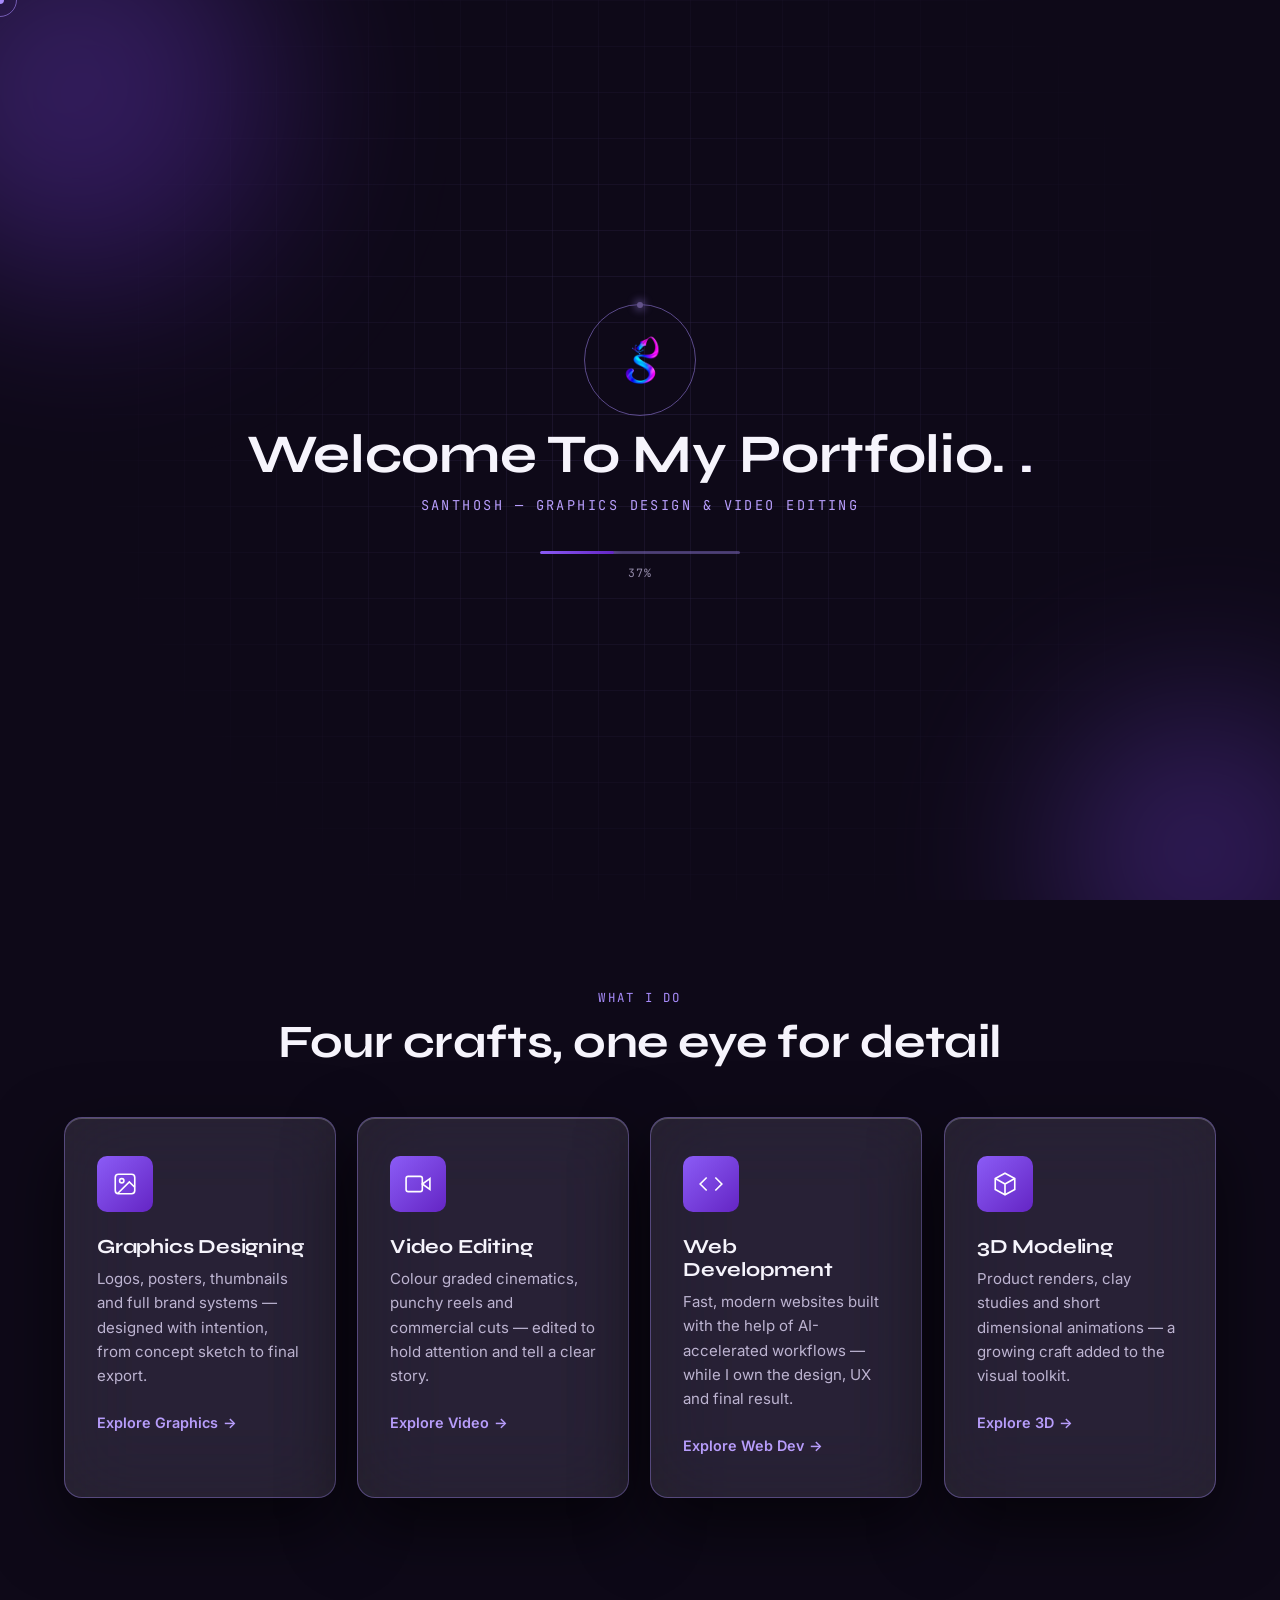
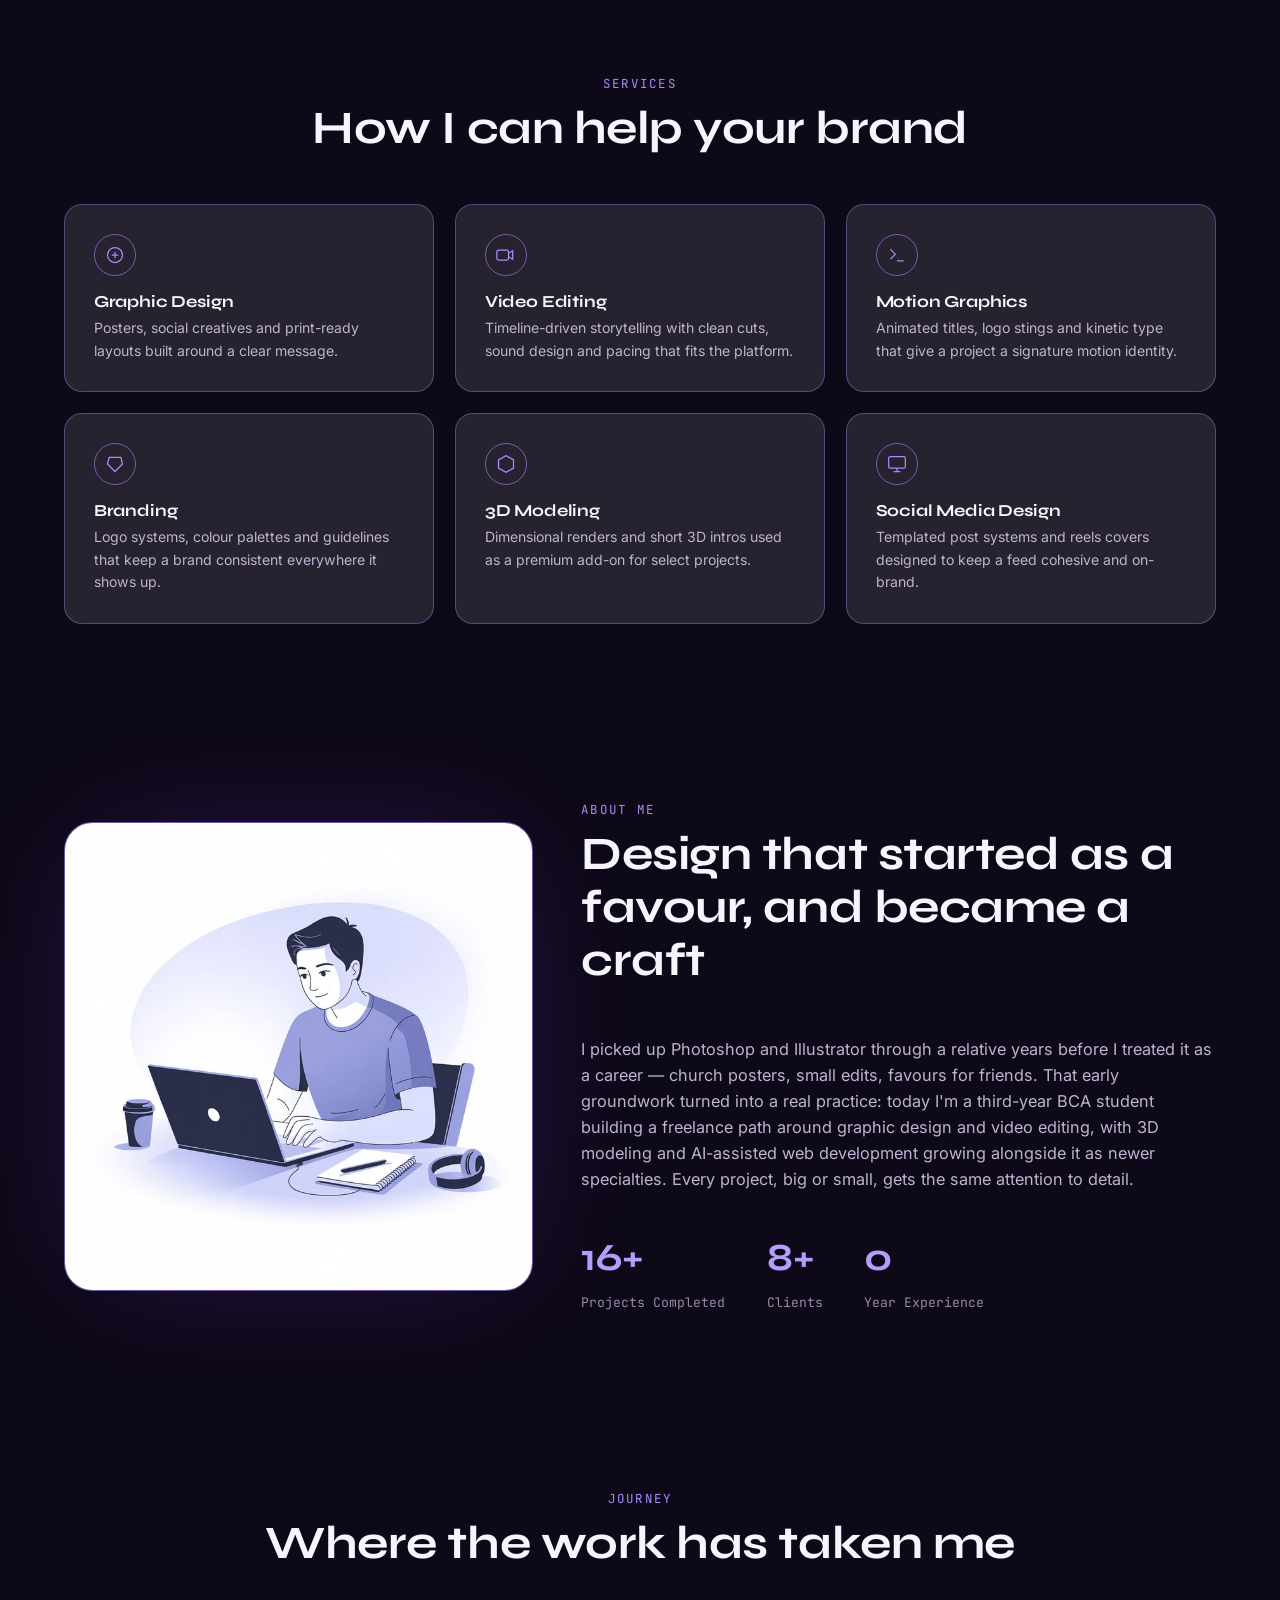
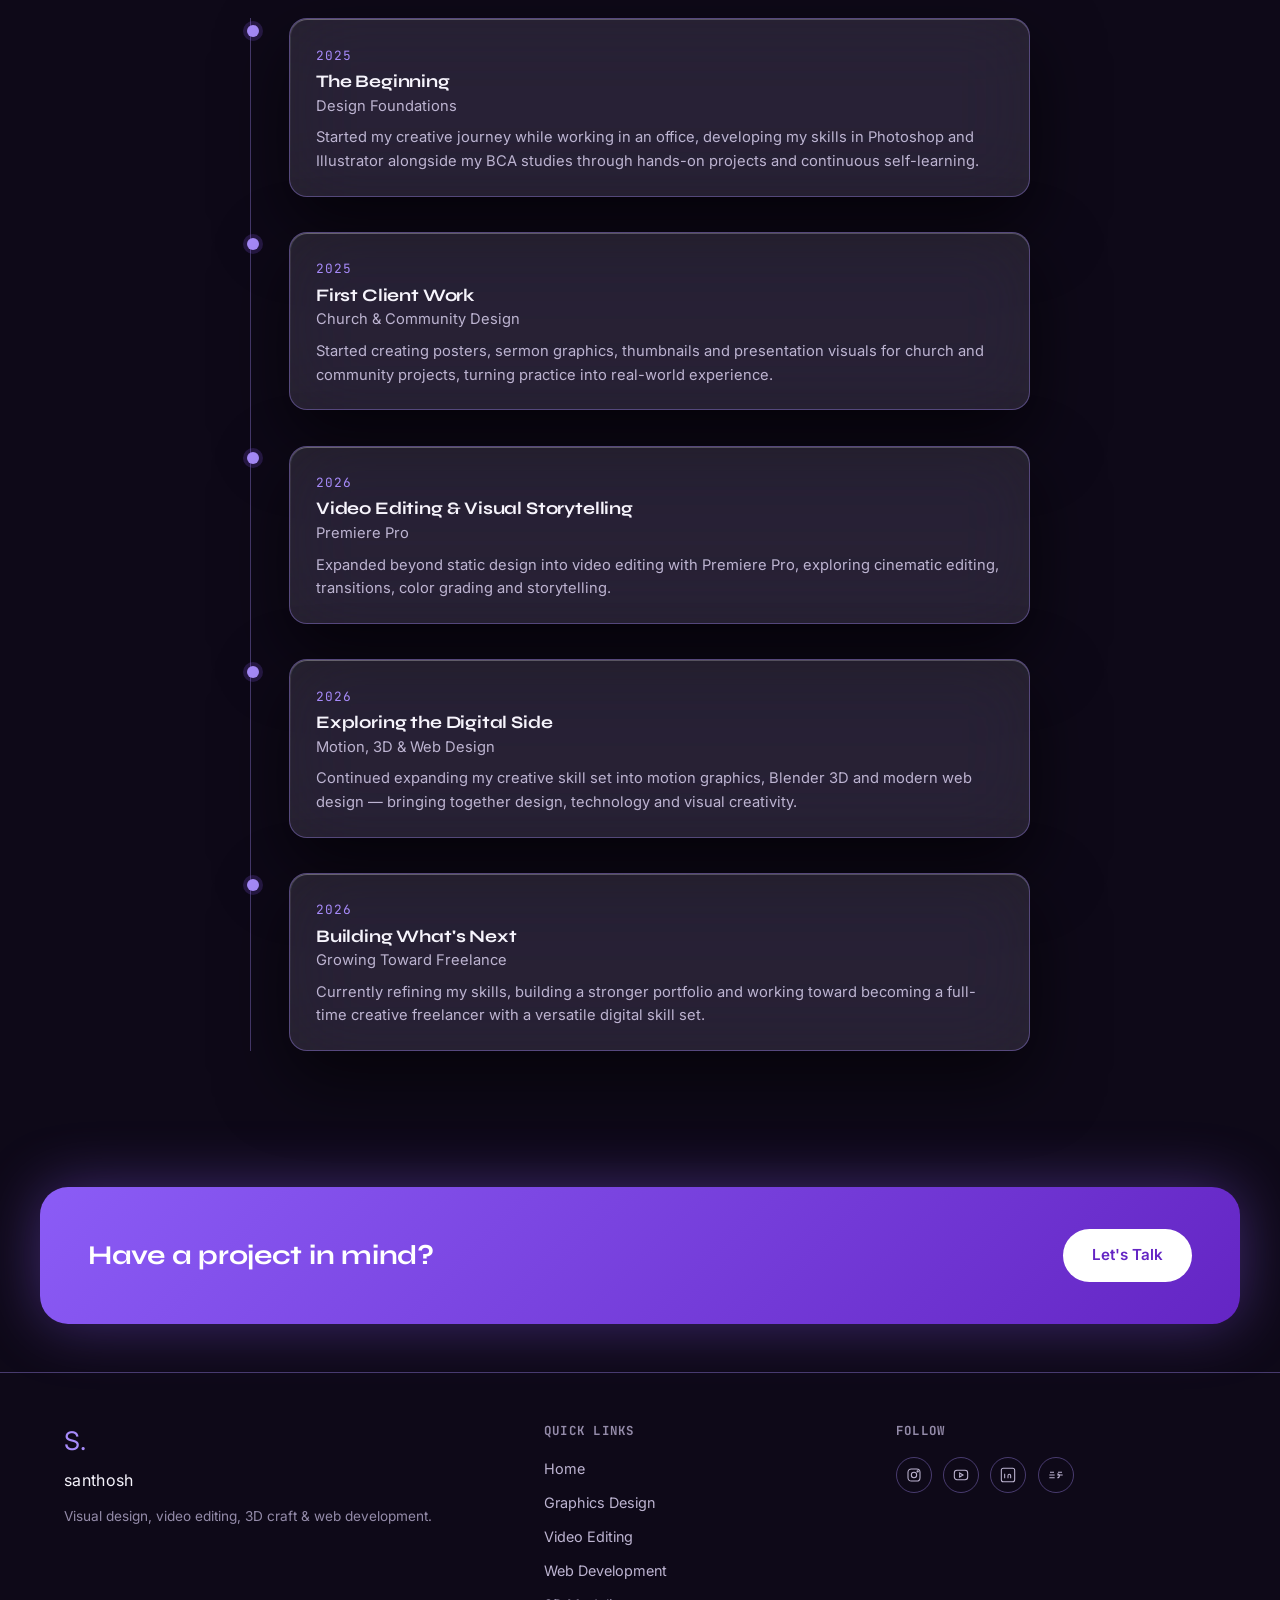
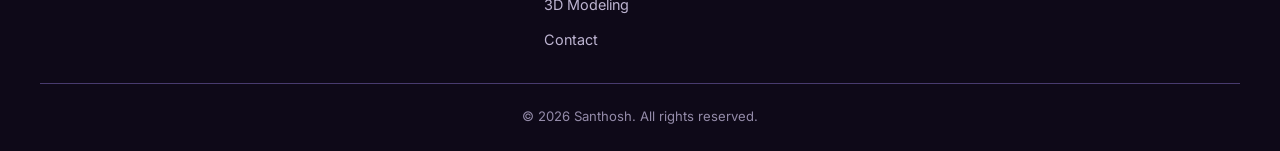
<file: index.html>
<!DOCTYPE html>
<html lang="en">
<head>

  <!-- ============ THEME (applied before first paint to avoid a white/dark flash) ============ -->
  <script>
    (function () {
      // Dark is the site's default look. It only stays light if the
      // visitor previously flipped the toggle to light themselves.
      var saved = localStorage.getItem('portfolio-theme');
      if (saved !== 'light') {
        document.documentElement.setAttribute('data-theme', 'dark');
      }
    })();
  </script>

  <!-- ============ META / SEO ============ -->
  <meta charset="UTF-8">
  <meta name="viewport" content="width=device-width, initial-scale=1.0">
  <title>Santhosh — Visual Designer, Video Editor &amp; Web Developer</title>
  <meta name="description" content="Santhosh is a creative visual designer and web developer specializing in graphic design, video editing, motion graphics, 3D modeling and AI-assisted web development. Explore a portfolio built on brand identity, cinematic edits, dimensional storytelling and modern web builds.">
  <meta name="keywords" content="graphic designer, video editor, motion designer, 3D artist, web developer, brand designer, portfolio">
  <meta name="author" content="Santhosh">

  <!-- Open Graph -->
  <meta property="og:title" content="Santhosh — Visual Designer, Video Editor & Web Developer">
  <meta property="og:description" content="Graphic design, video editing, motion graphics, 3D modeling and web development portfolio.">
  <meta property="og:type" content="website">
  <meta property="og:image" content="images/og-image.jpg"> <!-- Change social preview image -->

  <!-- Favicon -->
  <link rel="icon" type="image/png" href="images/favicon.png"> <!-- Change favicon -->

  <!-- Fonts: Syne (display) / Inter (body) / JetBrains Mono (data & captions) -->
  <link rel="preconnect" href="https://fonts.googleapis.com">
  <link rel="preconnect" href="https://fonts.gstatic.com" crossorigin>
  <link href="https://fonts.googleapis.com/css2?family=Syne:wght@600;700;800&family=Inter:wght@300;400;500;600&family=JetBrains+Mono:wght@400;500&display=swap" rel="stylesheet">

  <!-- Stylesheet -->
  <link rel="stylesheet" href="css/style.css">

</head>
<body data-page="home">

  <!-- ============ WELCOME SCREEN (shown once per visit, home page only) ============ -->
  <div class="welcome-screen" id="welcomeScreen" aria-hidden="true">
    <div class="welcome-bg">
      <span class="welcome-orb welcome-orb-1"></span>
      <span class="welcome-orb welcome-orb-2"></span>
      <span class="welcome-grid"></span>
    </div>
    <div class="welcome-inner">
      <div class="welcome-logo-wrap">
        <img src="images/logo.png" alt="Santhosh logo" class="welcome-logo">
        <span class="welcome-logo-ring"></span>
      </div>
      <h1 class="welcome-title"><span>Welcome To My Portfolio. <span class="text-gradient">.</span></span></h1>
      <p class="welcome-sub">Santhosh — Graphics Design &amp; video Editing</p>
      <div class="welcome-loader">
        <div class="welcome-loader-track"><span class="welcome-loader-bar" id="welcomeLoaderBar"></span></div>
        <span class="welcome-loader-percent" id="welcomeLoaderPercent">0%</span>
      </div>
    </div>
  </div>

  <!-- ============ PRELOADER ============ -->
  <div class="preloader" id="preloader" aria-hidden="true">
    <div class="preloader-inner">
      <img src="images/logo.png" alt="Logo" class="preloader-mark">
      <p class="preloader-text">loading portfolio<span class="dots"><span>.</span><span>.</span><span>.</span></span></p>
    </div>
  </div>

  <!-- ============ SCROLL PROGRESS BAR ============ -->
  <div class="scroll-progress" id="scrollProgress"></div>

  <!-- ============ CUSTOM CURSOR ============ -->
  <div class="cursor-dot" id="cursorDot"></div>
  <div class="cursor-follower" id="cursorFollower"></div>

  <!-- ============ NAVIGATION ============ -->
  <header class="navbar" id="navbar">
    <div class="nav-inner">

      <!-- Logo -->
      <a href="index.html" class="nav-logo" aria-label="Santhosh home">
  <img src="images/logo.png" alt="Santhosh logo" class="nav-logo-img">
</a>

      <!-- Desktop Nav -->
      <nav class="nav-links" aria-label="Primary navigation">
        <a href="index.html" class="nav-link active-link">Home</a>
        <a href="graphics.html" class="nav-link">Graphics Design</a>
        <a href="video.html" class="nav-link">Video Editing</a>
        <a href="webdev.html" class="nav-link">Web Development</a>
        <a href="modeling.html" class="nav-link">3D Modeling</a>
        <a href="contact.html" class="nav-link">Contact</a>
      </nav>

      <div class="nav-actions">
        <!-- Theme Toggle -->
        <button class="theme-toggle" id="themeToggle" aria-label="Toggle light and dark theme">
          <svg class="icon-sun" viewBox="0 0 24 24" fill="none" stroke="currentColor" stroke-width="1.6"><circle cx="12" cy="12" r="4"/><path d="M12 2v2M12 20v2M4.9 4.9l1.4 1.4M17.7 17.7l1.4 1.4M2 12h2M20 12h2M4.9 19.1l1.4-1.4M17.7 6.3l1.4-1.4"/></svg>
          <svg class="icon-moon" viewBox="0 0 24 24" fill="none" stroke="currentColor" stroke-width="1.6"><path d="M21 12.8A9 9 0 1111.2 3a7 7 0 009.8 9.8z"/></svg>
        </button>

        <!-- Mobile Menu Toggle -->
        <button class="menu-toggle" id="menuToggle" aria-label="Open menu" aria-expanded="false">
          <span></span><span></span><span></span>
        </button>
      </div>
    </div>

    <!-- Mobile Menu -->
    <nav class="mobile-menu" id="mobileMenu" aria-label="Mobile navigation">
      <a href="index.html" class="mobile-link active-link">Home</a>
      <a href="graphics.html" class="mobile-link">Graphics Design</a>
      <a href="video.html" class="mobile-link">Video Editing</a>
      <a href="webdev.html" class="mobile-link">Web Development</a>
      <a href="modeling.html" class="mobile-link">3D Modeling</a>
      <a href="contact.html" class="mobile-link">Contact</a>
    </nav>
  </header>

  <main id="main-content">

    <!-- ============ HERO SECTION ============ -->
    <section class="hero" id="hero">

      <!-- Animated gradient + floating glass shapes background -->
      <div class="hero-bg" aria-hidden="true">
        <div class="gradient-mesh"></div>
        <div class="glass-shape shape-1"></div>
        <div class="glass-shape shape-2"></div>
        <div class="glass-shape shape-3"></div>
        <div class="grain"></div>
      </div>

      <div class="hero-inner container">

        <!-- Left: Profile -->
        <div class="hero-visual reveal" data-reveal>
          <div class="hero-photo-frame">
            <!-- Change profile image -->
            <img src="images\profile image.png" alt="Portrait of Santhosh" class="hero-photo">
            <div class="frame-ring"></div>
            <div class="frame-glow"></div>
          </div>
          <div class="hero-badge">
            <span class="badge-dot"></span>
            Available for freelance work
          </div>

          <!-- Tools I know — drop your icon files into images/tools/ and
               point each src at them; nothing else needs to change. -->
          <div class="hero-tools reveal" data-reveal>
            <p class="hero-tools-label">Tools I Use</p>
            <div class="hero-tools-grid">
              <div class="tool-item">
                <span class="tool-icon"><img src="images\Adobe_Photoshop_CC_icon.svg" alt="Photoshop icon"></span>
                <span class="tool-name">Photoshop</span>
              </div>
              <div class="tool-item">
                <span class="tool-icon"><img src="images\adobe-illustrator-icon.png" alt="Illustrator icon"></span>
                <span class="tool-name">Illustrator</span>
              </div>
              <div class="tool-item">
                <span class="tool-icon"><img src="images\adobe-premiere-pro-icon.png" alt="Premiere Pro icon"></span>
                <span class="tool-name">PremierePro</span>
              </div>
              <div class="tool-item">
                <span class="tool-icon"><img src="images\69f192c41d5ab74e58b321149b280b57.png" alt="Blender icon"></span>
                <span class="tool-name">Blender</span>
              </div>
              <div class="tool-item">
                <span class="tool-icon"><img src="images\code.png" alt="Coding icon"></span>
                <span class="tool-name">Frontend</span>
              </div>
            </div>
          </div>
        </div>

        <!-- Right: Copy -->
        <div class="hero-copy">
          <p class="eyebrow reveal" data-reveal>Portfolio / 2026</p>

          <!-- Change heading -->
          <h1 class="hero-title reveal" data-reveal>
            Hi, I'm <span class="text-gradient">Santhosh</span>
          </h1>

          <!-- Animated typing effect target -->
          <p class="hero-typed">
            <span id="typedText"></span><span class="typed-cursor">|</span>
          </p>

          <!-- Change description -->
          <p class="hero-desc reveal" data-reveal>
            I turn ideas into compelling visuals and digital experiences 
            through graphic design, video editing, motion, 3D and web design — combining creativity, 
            technology and attention to detail to create work that feels bold, polished, purposeful and memorable.
          </p>

          <div class="hero-actions reveal" data-reveal>
            <a href="#skills" class="btn btn-primary ripple" data-magnetic>
              <span>View Portfolio</span>
            </a>
            <a href="images\Santhosh_Resume.pdf" class="btn btn-glass ripple" data-magnetic download> <!-- Change resume file -->
              <span>Download Resume</span>
            </a>
            <a href="contact.html" class="btn btn-ghost ripple" data-magnetic>
              <span>Contact Me</span>
            </a>
          </div>

          <div class="hero-meta reveal" data-reveal>
            <span>Graphic Designer</span>
            <span class="dot-sep">•</span>
            <span>Video Editor</span>
            <span class="dot-sep">•</span>
            <span>Motion Designer</span>
            <span class="dot-sep">•</span>
            <span>3D Artist</span>
            <span class="dot-sep">•</span>
            <span>Web Developer</span>
          </div>
        </div>
      </div>

      <a href="#skills" class="scroll-hint" aria-label="Scroll to explore">
        <span class="scroll-hint-line"></span>
        scroll
      </a>
    </section>

    <!-- ============ CLIENT LOGO MARQUEE ============ -->

    <!-- ============ SKILLS SECTION ============ -->
    <section class="skills" id="skills">
      <div class="container">
        <p class="eyebrow reveal center" data-reveal>What I Do</p>
        <h2 class="section-title reveal center" data-reveal>Four crafts, one eye for detail</h2>

        <div class="skills-grid">

          <article class="glass-card tilt-card reveal" data-reveal data-tilt>
            <div class="card-icon">
              <svg viewBox="0 0 24 24" fill="none" stroke="currentColor" stroke-width="1.5"><rect x="3" y="3" width="18" height="18" rx="3"/><circle cx="9" cy="9" r="2"/><path d="M21 15l-5-5L5 21"/></svg>
            </div>
            <h3>Graphics Designing</h3>
            <p>Logos, posters, thumbnails and full brand systems — designed with intention, from concept sketch to final export.</p>
            <a href="graphics.html" class="card-link ripple">Explore Graphics <span aria-hidden="true">→</span></a>
          </article>

          <article class="glass-card tilt-card reveal" data-reveal data-tilt style="--delay:0.1s">
            <div class="card-icon">
              <svg viewBox="0 0 24 24" fill="none" stroke="currentColor" stroke-width="1.5"><polygon points="23 7 16 12 23 17 23 7"/><rect x="1" y="5" width="15" height="14" rx="2"/></svg>
            </div>
            <h3>Video Editing</h3>
            <p>Colour graded cinematics, punchy reels and commercial cuts — edited to hold attention and tell a clear story.</p>
            <a href="video.html" class="card-link ripple">Explore Video <span aria-hidden="true">→</span></a>
          </article>

          <article class="glass-card tilt-card reveal" data-reveal data-tilt style="--delay:0.3s">
            <div class="card-icon">
              <svg viewBox="0 0 24 24" fill="none" stroke="currentColor" stroke-width="1.5"><path d="M16 18l6-6-6-6M8 6l-6 6 6 6"/></svg>
            </div>
            <h3>Web Development</h3>
            <p>Fast, modern websites built with the help of AI-accelerated workflows — while I own the design, UX and final result.</p>
            <a href="webdev.html" class="card-link ripple">Explore Web Dev <span aria-hidden="true">→</span></a>
          </article>

          <article class="glass-card tilt-card reveal" data-reveal data-tilt style="--delay:0.2s">
            <div class="card-icon">
              <svg viewBox="0 0 24 24" fill="none" stroke="currentColor" stroke-width="1.5"><path d="M12 2l9 5v10l-9 5-9-5V7l9-5z"/><path d="M3 7l9 5 9-5M12 22V12"/></svg>
            </div>
            <h3>3D Modeling</h3>
            <p>Product renders, clay studies and short dimensional animations — a growing craft added to the visual toolkit.</p>
            <a href="modeling.html" class="card-link ripple">Explore 3D <span aria-hidden="true">→</span></a>
          </article>

        </div>
      </div>
    </section>

    <!-- ============ SERVICES SECTION ============ -->
    <section class="services" id="services">
      <div class="container">
        <p class="eyebrow reveal center" data-reveal>Services</p>
        <h2 class="section-title reveal center" data-reveal>How I can help your brand</h2>

        <div class="services-grid">

          <div class="service-card reveal" data-reveal>
            <div class="service-icon">
              <svg viewBox="0 0 24 24" fill="none" stroke="currentColor" stroke-width="1.5"><circle cx="12" cy="12" r="9"/><path d="M8 12h8M12 8v8"/></svg>
            </div>
            <h4>Graphic Design</h4>
            <p>Posters, social creatives and print-ready layouts built around a clear message.</p>
          </div>

          <div class="service-card reveal" data-reveal style="--delay:0.05s">
            <div class="service-icon">
              <svg viewBox="0 0 24 24" fill="none" stroke="currentColor" stroke-width="1.5"><path d="M15 10l5-3v10l-5-3"/><rect x="1" y="6" width="14" height="12" rx="2"/></svg>
            </div>
            <h4>Video Editing</h4>
            <p>Timeline-driven storytelling with clean cuts, sound design and pacing that fits the platform.</p>
          </div>

          <div class="service-card reveal" data-reveal style="--delay:0.1s">
            <div class="service-icon">
              <svg viewBox="0 0 24 24" fill="none" stroke="currentColor" stroke-width="1.5"><path d="M4 17l6-6-6-6M12 19h8"/></svg>
            </div>
            <h4>Motion Graphics</h4>
            <p>Animated titles, logo stings and kinetic type that give a project a signature motion identity.</p>
          </div>

          <div class="service-card reveal" data-reveal style="--delay:0.15s">
            <div class="service-icon">
              <svg viewBox="0 0 24 24" fill="none" stroke="currentColor" stroke-width="1.5"><path d="M3 12l2-8h14l2 8-9 9-9-9z"/></svg>
            </div>
            <h4>Branding</h4>
            <p>Logo systems, colour palettes and guidelines that keep a brand consistent everywhere it shows up.</p>
          </div>

          <div class="service-card reveal" data-reveal style="--delay:0.2s">
            <div class="service-icon">
              <svg viewBox="0 0 24 24" fill="none" stroke="currentColor" stroke-width="1.5"><path d="M12 2l9 5v10l-9 5-9-5V7l9-5z"/></svg>
            </div>
            <h4>3D Modeling</h4>
            <p>Dimensional renders and short 3D intros used as a premium add-on for select projects.</p>
          </div>

          <div class="service-card reveal" data-reveal style="--delay:0.25s">
            <div class="service-icon">
              <svg viewBox="0 0 24 24" fill="none" stroke="currentColor" stroke-width="1.5"><rect x="2" y="3" width="20" height="14" rx="2"/><path d="M8 21h8M12 17v4"/></svg>
            </div>
            <h4>Social Media Design</h4>
            <p>Templated post systems and reels covers designed to keep a feed cohesive and on-brand.</p>
          </div>

        </div>
      </div>
    </section>

    <!-- ============ ABOUT SECTION ============ -->
    <section class="about" id="about">
      <div class="container about-grid">

        <div class="about-visual reveal" data-reveal>
          <!-- Change profile image -->
          <img src="images\pc work.jpg" alt="Santhosh working at a design desk" class="about-photo">
          <div class="about-frame-glow"></div>
        </div>

        <div class="about-copy">
          <p class="eyebrow reveal" data-reveal>About Me</p>
          <!-- Change heading -->
          <h2 class="section-title reveal" data-reveal>Design that started as a favour, and became a craft</h2>

          <!-- Change description -->
          <p class="about-text reveal" data-reveal>
            I picked up Photoshop and Illustrator through a relative years before I
            treated it as a career — church posters, small edits, favours for
            friends. That early groundwork turned into a real practice: today I'm
            a third-year BCA student building a freelance path around graphic
            design and video editing, with 3D modeling and AI-assisted web
            development growing alongside it as newer specialties. Every
            project, big or small, gets the same attention to detail.
          </p>

          <div class="counters reveal" data-reveal>
            <div class="counter-item">
              <span class="counter" data-target="20">0</span><span class="counter-suffix">+</span>
              <p>Projects Completed</p>
            </div>
            <div class="counter-item">
              <span class="counter" data-target="10">0</span><span class="counter-suffix">+</span>
              <p>Clients</p>
            </div>
            <div class="counter-item">
              <span class="counter" data-target="1">0</span>
              <p>Year Experience</p>
            </div>
          </div>
        </div>

      </div>
    </section>

    <!-- ============ TIMELINE SECTION ============ -->
    <section class="timeline-section" id="timeline">
      <div class="container">
        <p class="eyebrow reveal center" data-reveal>Journey</p>
        <h2 class="section-title reveal center" data-reveal>Where the work has taken me</h2>

        <div class="timeline">

          <div class="timeline-item reveal" data-reveal>
            <div class="timeline-dot"></div>
            <div class="timeline-content glass-card">
              <span class="timeline-year">2025</span>
              <h4>The Beginning</h4>
              <p class="timeline-org">Design Foundations</p>
              <p>Started my creative journey while working in an office, developing my skills in Photoshop and Illustrator alongside my BCA studies through hands-on projects and continuous self-learning.</p>
            </div>
          </div>

          <div class="timeline-item reveal" data-reveal>
            <div class="timeline-dot"></div>
            <div class="timeline-content glass-card">
              <span class="timeline-year">2025</span>
              <h4>First Client Work</h4>
              <p class="timeline-org">Church & Community Design</p>
              <p>Started creating posters, sermon graphics, thumbnails and presentation visuals for church and community projects, turning practice into real-world experience.</p>
            </div>
          </div>

          <div class="timeline-item reveal" data-reveal>
            <div class="timeline-dot"></div>
            <div class="timeline-content glass-card">
              <span class="timeline-year">2026</span>
              <h4>Video Editing & Visual Storytelling</h4>
              <p class="timeline-org">Premiere Pro</p>
              <p>Expanded beyond static design into video editing with Premiere Pro, exploring cinematic editing, transitions, color grading and storytelling.</p>
            </div>
          </div>

          <div class="timeline-item reveal" data-reveal>
            <div class="timeline-dot"></div>
            <div class="timeline-content glass-card">
              <span class="timeline-year">2026</span>
              <h4>Exploring the Digital Side</h4>
              <p class="timeline-org">Motion, 3D & Web Design</p>
              <p>Continued expanding my creative skill set into motion graphics, Blender 3D and modern web design — bringing together design, technology and visual creativity.</p>
            </div>
          </div>

          <div class="timeline-item reveal" data-reveal>
            <div class="timeline-dot"></div>
            <div class="timeline-content glass-card">
              <span class="timeline-year">2026</span>
              <h4>Building What's Next</h4>
              <p class="timeline-org">Growing Toward Freelance</p>
              <p>Currently refining my skills, building a stronger portfolio and working toward becoming a full-time creative freelancer with a versatile digital skill set.</p>
            </div>
          </div>

        </div>
      </div>
    </section>

    <!-- ============ FEATURED PROJECTS ============ -->
    
    <!-- ============ TESTIMONIALS ============ -->
    
    <!-- ============ CTA STRIP ============ -->
    <section class="cta-strip">
      <div class="container cta-inner reveal" data-reveal>
        <h2>Have a project in mind?</h2>
        <a href="contact.html" class="btn btn-primary ripple" data-magnetic><span>Let's Talk</span></a>
      </div>
    </section>

  </main>

  <!-- ============ FOOTER ============ -->
  <footer class="site-footer">
    <div class="container footer-inner">
      <div class="footer-brand">
        <span class="logo-mark">S.</span>
        <span class="logo-word">santhosh</span>
        <p>Visual design, video editing, 3D craft &amp; web development.</p>
      </div>

      <div class="footer-links">
        <h5>Quick Links</h5>
        <a href="index.html">Home</a>
        <a href="graphics.html">Graphics Design</a>
        <a href="video.html">Video Editing</a>
        <a href="webdev.html">Web Development</a>
        <a href="modeling.html">3D Modeling</a>
        <a href="contact.html">Contact</a>
      </div>

      <div class="footer-social">
        <h5>Follow</h5>
        <div class="social-icons">
          <a href="https://www.instagram.com/v_san_thosh/?hl=en" aria-label="Instagram" class="social-icon"><svg viewBox="0 0 24 24" fill="none" stroke="currentColor" stroke-width="1.6"><rect x="3" y="3" width="18" height="18" rx="5"/><circle cx="12" cy="12" r="4"/><circle cx="17.5" cy="6.5" r="1"/></svg></a>
          <a href="https://www.youtube.com/@SanthoshSanthosh-l7y" aria-label="YouTube" class="social-icon"><svg viewBox="0 0 24 24" fill="none" stroke="currentColor" stroke-width="1.6"><rect x="2" y="5" width="20" height="14" rx="4"/><polygon points="10 9 15 12 10 15 10 9"/></svg></a>
          <a href="https://www.linkedin.com/in/santhosh26122006/" aria-label="LinkedIn" class="social-icon"><svg viewBox="0 0 24 24" fill="none" stroke="currentColor" stroke-width="1.6"><rect x="2" y="2" width="20" height="20" rx="3"/><path d="M7 10v7M7 7v.01M12 17v-4a2 2 0 014 0v4M12 13v4"/></svg></a>
          <a href="#" aria-label="Behance" class="social-icon"><svg viewBox="0 0 24 24" fill="none" stroke="currentColor" stroke-width="1.6"><path d="M3 8h6M2 12h8M2 16h8M15 8h6M14 12h8M14 16a3 3 0 100-6"/></svg></a>
        </div>
      </div>
    </div>
    <div class="footer-bottom container">
      <p>&copy; <span id="year"></span> Santhosh. All rights reserved.</p>
    </div>
  </footer>

  <!-- ============ BACK TO TOP ============ -->
  <button class="back-to-top" id="backToTop" aria-label="Back to top">
    <svg viewBox="0 0 24 24" fill="none" stroke="currentColor" stroke-width="2"><path d="M12 19V5M5 12l7-7 7 7"/></svg>
  </button>

  <!-- ============ SCRIPTS ============ -->
  <script src="js/script.js"></script>

</body>
</html>
</file>
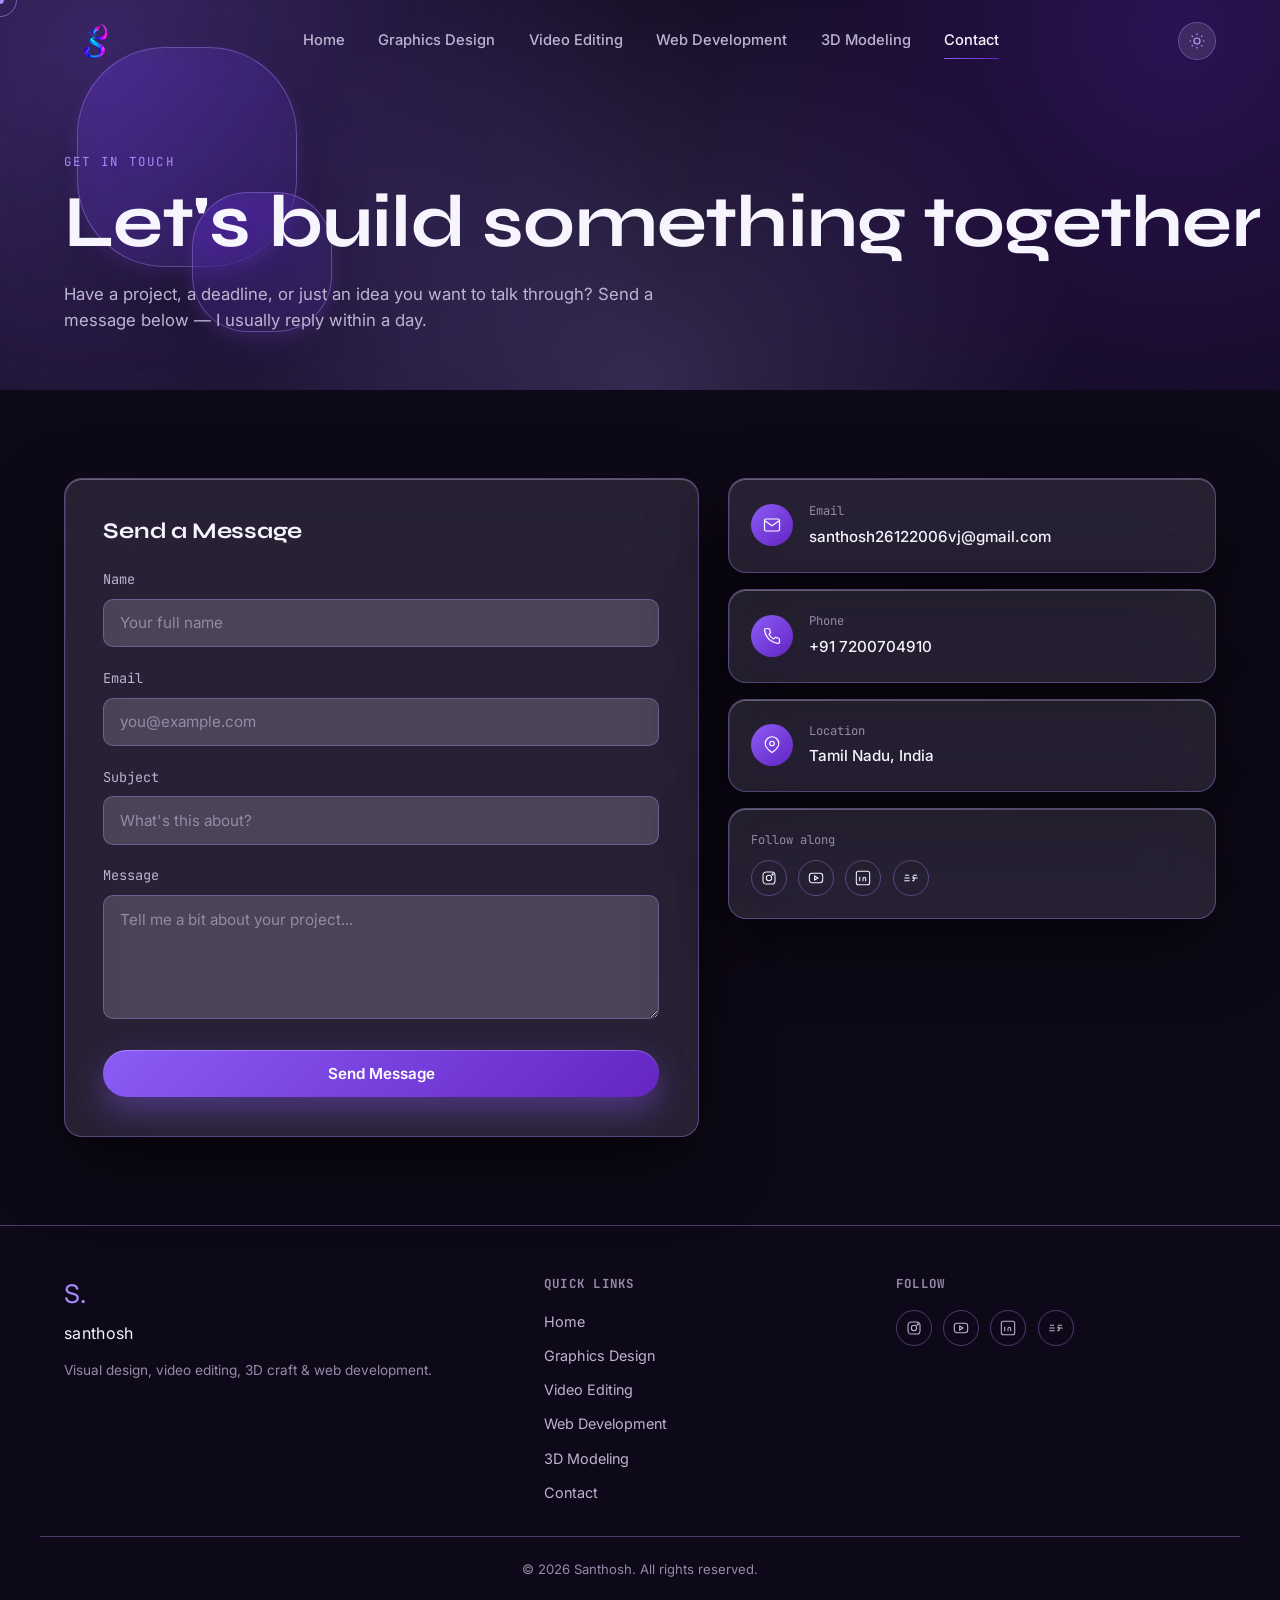
<file: contact.html>
<!DOCTYPE html>
<html lang="en">
<head>

  <!-- ============ THEME (applied before first paint to avoid a white/dark flash) ============ -->
  <script>
    (function () {
      // Dark is the site's default look. It only stays light if the
      // visitor previously flipped the toggle to light themselves.
      var saved = localStorage.getItem('portfolio-theme');
      if (saved !== 'light') {
        document.documentElement.setAttribute('data-theme', 'dark');
      }
    })();
  </script>

  <!-- ============ META / SEO ============ -->
  <meta charset="UTF-8">
  <meta name="viewport" content="width=device-width, initial-scale=1.0">
  <title>Contact — Santhosh</title>
  <meta name="description" content="Get in touch with Santhosh for graphic design, video editing and 3D modeling projects.">
  <meta name="keywords" content="contact santhosh, hire graphic designer, hire video editor, freelance creative">
  <meta name="author" content="Santhosh">

  <!-- Open Graph -->
  <meta property="og:title" content="Contact — Santhosh">
  <meta property="og:description" content="Get in touch for graphic design, video editing and 3D modeling projects.">
  <meta property="og:type" content="website">
  <meta property="og:image" content="images/og-image.jpg"> <!-- Change social preview image -->

  <!-- Favicon -->
  <link rel="icon" type="image/png" href="images/favicon.png"> <!-- Change favicon -->

  <!-- Fonts -->
  <link rel="preconnect" href="https://fonts.googleapis.com">
  <link rel="preconnect" href="https://fonts.gstatic.com" crossorigin>
  <link href="https://fonts.googleapis.com/css2?family=Syne:wght@600;700;800&family=Inter:wght@300;400;500;600&family=JetBrains+Mono:wght@400;500&display=swap" rel="stylesheet">

  <!-- Stylesheet -->
  <link rel="stylesheet" href="css/style.css">

</head>
<body data-page="contact">

  <!-- ============ PRELOADER ============ -->
  <div class="preloader" id="preloader" aria-hidden="true">
    <div class="preloader-inner">
      <img src="images/logo.png" alt="Logo" class="preloader-mark">
      <p class="preloader-text">loading portfolio<span class="dots"><span>.</span><span>.</span><span>.</span></span></p>
    </div>
  </div>

  <!-- ============ SCROLL PROGRESS BAR ============ -->
  <div class="scroll-progress" id="scrollProgress"></div>

  <!-- ============ CUSTOM CURSOR ============ -->
  <div class="cursor-dot" id="cursorDot"></div>
  <div class="cursor-follower" id="cursorFollower"></div>

  <!-- ============ NAVIGATION ============ -->
  <header class="navbar" id="navbar">
    <div class="nav-inner">

      <a href="index.html" class="nav-logo" aria-label="Santhosh home">
  <img src="images/logo.png" alt="Santhosh logo" class="nav-logo-img">
</a>

      <nav class="nav-links" aria-label="Primary navigation">
        <a href="index.html" class="nav-link">Home</a>
        <a href="graphics.html" class="nav-link">Graphics Design</a>
        <a href="video.html" class="nav-link">Video Editing</a>
        <a href="webdev.html" class="nav-link">Web Development</a>
        <a href="modeling.html" class="nav-link">3D Modeling</a>
        <a href="contact.html" class="nav-link active-link">Contact</a>
      </nav>

      <div class="nav-actions">
        <button class="theme-toggle" id="themeToggle" aria-label="Toggle light and dark theme">
          <svg class="icon-sun" viewBox="0 0 24 24" fill="none" stroke="currentColor" stroke-width="1.6"><circle cx="12" cy="12" r="4"/><path d="M12 2v2M12 20v2M4.9 4.9l1.4 1.4M17.7 17.7l1.4 1.4M2 12h2M20 12h2M4.9 19.1l1.4-1.4M17.7 6.3l1.4-1.4"/></svg>
          <svg class="icon-moon" viewBox="0 0 24 24" fill="none" stroke="currentColor" stroke-width="1.6"><path d="M21 12.8A9 9 0 1111.2 3a7 7 0 009.8 9.8z"/></svg>
        </button>
        <button class="menu-toggle" id="menuToggle" aria-label="Open menu" aria-expanded="false">
          <span></span><span></span><span></span>
        </button>
      </div>
    </div>

    <nav class="mobile-menu" id="mobileMenu" aria-label="Mobile navigation">
      <a href="index.html" class="mobile-link">Home</a>
      <a href="graphics.html" class="mobile-link">Graphics Design</a>
      <a href="video.html" class="mobile-link">Video Editing</a>
      <a href="webdev.html" class="mobile-link">Web Development</a>
      <a href="modeling.html" class="mobile-link">3D Modeling</a>
      <a href="contact.html" class="mobile-link active-link">Contact</a>
    </nav>
  </header>

  <main id="main-content">

    <!-- ============ PAGE HERO BANNER ============ -->
    <section class="page-hero">
      <div class="hero-bg" aria-hidden="true">
        <div class="gradient-mesh"></div>
        <div class="glass-shape shape-1"></div>
        <div class="glass-shape shape-2"></div>
      </div>
      <div class="container">
        <p class="eyebrow reveal" data-reveal>Get In Touch</p>
        <h1 class="page-title reveal" data-reveal>Let's build something together</h1>
        <!-- Change description -->
        <p class="page-desc reveal" data-reveal>
          Have a project, a deadline, or just an idea you want to talk through?
          Send a message below — I usually reply within a day.
        </p>
      </div>
    </section>

    <!-- ============ CONTACT SECTION ============ -->
    <section class="contact-section">
      <div class="container contact-grid">

        <!-- ============ CONTACT FORM ============ -->
        <div class="contact-form-wrap glass-card reveal" data-reveal>
          <h2>Send a Message</h2>

          <!-- ============================================================
               This form sends real messages to santhosh26122006vj@gmail.com
               using Web3Forms (a free form-to-email service — no backend
               server needed). An access key is already set below.

               TO REPLACE IT WITH A NEW KEY:
               1. Go to https://web3forms.com and enter your email to get a
                  fresh Access Key by email — no account/password needed.
               2. Swap the "value" on the access_key input below.
               ============================================================ -->
          <form class="contact-form" id="contactForm" action="https://api.web3forms.com/submit" method="POST" novalidate>

            <!-- Web3Forms access key — replace the value here to change it -->
            <input type="hidden" name="access_key" value="deed901c-9d05-4ee5-97bf-adba5e2cb911">
            <input type="hidden" name="from_name" value="Portfolio Contact Form">
            <!-- Honeypot spam trap: real visitors never fill this in -->
            <input type="checkbox" name="botcheck" class="hidden-field" style="display:none">

            <div class="form-group">
              <label for="name">Name</label>
              <input type="text" id="name" name="name" placeholder="Your full name" required>
              <span class="form-error" data-error-for="name">Please enter your name.</span>
            </div>

            <div class="form-group">
              <label for="email">Email</label>
              <input type="email" id="email" name="email" placeholder="you@example.com" required>
              <span class="form-error" data-error-for="email">Please enter a valid email address.</span>
            </div>

            <div class="form-group">
              <label for="subject">Subject</label>
              <input type="text" id="subject" name="subject" placeholder="What's this about?" required>
              <span class="form-error" data-error-for="subject">Please enter a subject.</span>
            </div>

            <div class="form-group">
              <label for="message">Message</label>
              <textarea id="message" name="message" rows="5" placeholder="Tell me a bit about your project..." required></textarea>
              <span class="form-error" data-error-for="message">Please enter a message (min. 10 characters).</span>
            </div>

            <button type="submit" class="btn btn-primary ripple form-submit" data-magnetic>
              <span id="submitLabel">Send Message</span>
            </button>

            <p class="form-success" id="formSuccess" role="status" aria-live="polite">
              Thanks! Your message has been sent — I'll get back to you soon.
            </p>
            <p class="form-fail" id="formFail" role="status" aria-live="polite">
              Something went wrong sending your message. Please try again, or email directly at
              <a href="mailto:santhosh26122006vj@gmail.com">santhosh26122006vj@gmail.com</a>.
            </p>
          </form>
        </div>

        <!-- ============ CONTACT INFO ============ -->
        <div class="contact-info reveal" data-reveal style="--delay:0.1s">

          <div class="info-card glass-card">
            <div class="info-icon">
              <svg viewBox="0 0 24 24" fill="none" stroke="currentColor" stroke-width="1.6"><path d="M4 4h16v16H4z" opacity="0"/><path d="M22 6l-10 7L2 6"/><rect x="2" y="4" width="20" height="16" rx="2"/></svg>
            </div>
            <div>
              <span>Email</span>
              <a href="mailto:santhosh26122006vj@gmail.com">santhosh26122006vj@gmail.com</a>
            </div>
          </div>

          <div class="info-card glass-card">
            <div class="info-icon">
              <svg viewBox="0 0 24 24" fill="none" stroke="currentColor" stroke-width="1.6"><path d="M22 16.9v3a2 2 0 01-2.2 2 19.8 19.8 0 01-8.6-3.1 19.5 19.5 0 01-6-6A19.8 19.8 0 012.1 4.2 2 2 0 014.1 2h3a2 2 0 012 1.7c.1.9.3 1.8.6 2.7a2 2 0 01-.4 2.1L8 9.9a16 16 0 006 6l1.4-1.4a2 2 0 012.1-.4c.9.3 1.8.5 2.7.6a2 2 0 011.8 2.1z"/></svg>
            </div>
            <div>
              <span>Phone</span>
              <!-- Change phone number -->
              <a href="tel:+917200704910">+91 7200704910</a>
            </div>
          </div>

          <div class="info-card glass-card">
            <div class="info-icon">
              <svg viewBox="0 0 24 24" fill="none" stroke="currentColor" stroke-width="1.6"><path d="M21 10c0 6-9 12-9 12s-9-6-9-12a9 9 0 0118 0z"/><circle cx="12" cy="10" r="3"/></svg>
            </div>
            <div>
              <span>Location</span>
              <!-- Change location -->
              <p>Tamil Nadu, India</p>
            </div>
          </div>

          <div class="info-card glass-card">
            <div class="info-icon-row">
              <span>Follow along</span>
              <div class="social-icons">
                <a href="https://www.instagram.com/v_san_thosh/?hl=en" aria-label="Instagram" class="social-icon"><svg viewBox="0 0 24 24" fill="none" stroke="currentColor" stroke-width="1.6"><rect x="3" y="3" width="18" height="18" rx="5"/><circle cx="12" cy="12" r="4"/><circle cx="17.5" cy="6.5" r="1"/></svg></a>
                <a href="https://www.youtube.com/@SanthoshSanthosh-l7y" aria-label="YouTube" class="social-icon"><svg viewBox="0 0 24 24" fill="none" stroke="currentColor" stroke-width="1.6"><rect x="2" y="5" width="20" height="14" rx="4"/><polygon points="10 9 15 12 10 15 10 9"/></svg></a>
                <a href="https://www.linkedin.com/in/santhosh26122006/" aria-label="LinkedIn" class="social-icon"><svg viewBox="0 0 24 24" fill="none" stroke="currentColor" stroke-width="1.6"><rect x="2" y="2" width="20" height="20" rx="3"/><path d="M7 10v7M7 7v.01M12 17v-4a2 2 0 014 0v4M12 13v4"/></svg></a>
                <a href="#" aria-label="Behance" class="social-icon"><svg viewBox="0 0 24 24" fill="none" stroke="currentColor" stroke-width="1.6"><path d="M3 8h6M2 12h8M2 16h8M15 8h6M14 12h8M14 16a3 3 0 100-6"/></svg></a>
              </div>
            </div>
          </div>

        </div>
      </div>
    </section>

  <!-- ============ FOOTER ============ -->
  <footer class="site-footer">
    <div class="container footer-inner">
      <div class="footer-brand">
        <span class="logo-mark">S.</span>
        <span class="logo-word">santhosh</span>
        <p>Visual design, video editing, 3D craft &amp; web development.</p>
      </div>

      <div class="footer-links">
        <h5>Quick Links</h5>
        <a href="index.html">Home</a>
        <a href="graphics.html">Graphics Design</a>
        <a href="video.html">Video Editing</a>
        <a href="webdev.html">Web Development</a>
        <a href="modeling.html">3D Modeling</a>
        <a href="contact.html">Contact</a>
      </div>

      <div class="footer-social">
        <h5>Follow</h5>
        <div class="social-icons">
          <a href="https://www.instagram.com/v_san_thosh/?hl=en" aria-label="Instagram" class="social-icon"><svg viewBox="0 0 24 24" fill="none" stroke="currentColor" stroke-width="1.6"><rect x="3" y="3" width="18" height="18" rx="5"/><circle cx="12" cy="12" r="4"/><circle cx="17.5" cy="6.5" r="1"/></svg></a>
          <a href="https://www.youtube.com/@SanthoshSanthosh-l7y" aria-label="YouTube" class="social-icon"><svg viewBox="0 0 24 24" fill="none" stroke="currentColor" stroke-width="1.6"><rect x="2" y="5" width="20" height="14" rx="4"/><polygon points="10 9 15 12 10 15 10 9"/></svg></a>
          <a href="https://www.linkedin.com/in/santhosh26122006/" aria-label="LinkedIn" class="social-icon"><svg viewBox="0 0 24 24" fill="none" stroke="currentColor" stroke-width="1.6"><rect x="2" y="2" width="20" height="20" rx="3"/><path d="M7 10v7M7 7v.01M12 17v-4a2 2 0 014 0v4M12 13v4"/></svg></a>
          <a href="#" aria-label="Behance" class="social-icon"><svg viewBox="0 0 24 24" fill="none" stroke="currentColor" stroke-width="1.6"><path d="M3 8h6M2 12h8M2 16h8M15 8h6M14 12h8M14 16a3 3 0 100-6"/></svg></a>
        </div>
      </div>
    </div>
    <div class="footer-bottom container">
      <p>&copy; <span id="year"></span> Santhosh. All rights reserved.</p>
    </div>
  </footer>

  <!-- ============ BACK TO TOP ============ -->
  <button class="back-to-top" id="backToTop" aria-label="Back to top">
    <svg viewBox="0 0 24 24" fill="none" stroke="currentColor" stroke-width="2"><path d="M12 19V5M5 12l7-7 7 7"/></svg>
  </button>

  <!-- ============ SCRIPTS ============ -->
  <script src="js/script.js"></script>

</body>
</html>
</file>
<file: css/style.css>
/* ====================================================================
   SANTHOSH — PORTFOLIO STYLESHEET
   Structure:
   1. CSS Variables (design tokens)
   2. Reset & Base
   3. Typography
   4. Layout Utilities
   5. Buttons & Ripple
   6. Preloader
   7. Scroll Progress Bar
   8. Custom Cursor
   9. Navbar
   10. Hero (home)
   11. Marquee
   12. Skills
   13. Services
   14. About + Counters
   15. Timeline
   16. Featured Projects
   17. Testimonials
   18. CTA Strip
   19. Footer + Back to Top
   20. Page Hero (inner pages)
   21. Filter Bar
   22. Gallery Grid / Lightbox
   23. Video Cards / Reels / Commercial
   24. 3D Project Layout
   25. Contact Form / Info / Map
   26. Scroll Reveal + Keyframes
   27. Responsive
   28. Enhanced 3D Tilt / Magnetic Buttons
   29. YouTube Embed (Video Page)
   30. Web Development Page
   31. Fine-Grained Responsive (320–1920px)
   ==================================================================== */


/* ==================== 1. CSS VARIABLES ==================== */
:root {

  /* ---- Colors (light theme / default) ----
     White base, light-purple accents, gray text — tuned for clear
     readability. --white is the main TEXT color variable name (kept
     for compatibility with the rest of the file) even though in this
     light theme it actually holds a dark plum-gray for contrast. */
  --bg-primary: #faf9fd;
  --bg-secondary: #ffffff;
  --bg-elevated: #f2eefa;

  --purple-50:  #f3effe;
  --purple-300: #8b5cf6;
  --purple-400: #7c3aed;
  --purple-500: #8b5cf6;
  --purple-600: #7c3aed;
  --purple-700: #6425c4;

  --white: #241a35;
  --gray-100: #3a3049;
  --gray-300: #635b76;
  --gray-500: #837c93;
  --gray-700: #a79fbd;

  --glass-bg: rgba(139, 92, 246, 0.11);
  --glass-bg-strong: rgba(139, 92, 246, 0.19);
  --glass-border: rgba(124, 58, 237, 0.28);
  --glass-border-strong: rgba(124, 58, 237, 0.5);
  --glass-blur: 36px;
  --glass-highlight: rgba(255, 255, 255, 0.5);

  --shadow-glow: 0 0 60px rgba(139, 92, 246, 0.3);
  --shadow-soft: 0 24px 60px rgba(109, 40, 217, 0.18);
  --shadow-3d: 0 40px 80px -22px rgba(88, 28, 165, 0.38), 0 16px 34px -10px rgba(88, 28, 165, 0.26), 0 4px 12px rgba(88, 28, 165, 0.16);

  --gradient-primary: linear-gradient(135deg, var(--purple-500), var(--purple-700));
  --gradient-text: linear-gradient(135deg, #7c3aed, var(--purple-600) 60%, #5b21b6);
  --gradient-mesh: radial-gradient(circle at 15% 20%, rgba(139,92,246,0.16), transparent 45%),
                    radial-gradient(circle at 85% 15%, rgba(109,40,217,0.14), transparent 40%),
                    radial-gradient(circle at 50% 90%, rgba(167,139,250,0.14), transparent 50%);

  --navbar-scrolled-bg: rgba(255, 255, 255, 0.75);
  --mobile-menu-bg: rgba(255, 255, 255, 0.96);

  /* ---- Typography ---- */
  --font-display: 'Syne', sans-serif;
  --font-body: 'Inter', sans-serif;
  --font-mono: 'JetBrains Mono', monospace;

  --fs-h1: clamp(2.6rem, 6vw, 4.6rem);
  --fs-h2: clamp(1.9rem, 4vw, 2.9rem);
  --fs-h3: 1.35rem;
  --fs-body: 1rem;
  --fs-small: 0.85rem;

  /* ---- Spacing ---- */
  --space-xs: 0.5rem;
  --space-sm: 1rem;
  --space-md: 1.75rem;
  --space-lg: 3rem;
  --space-xl: 5.5rem;
  --container-w: 1200px;

  /* ---- Radius ---- */
  --radius-sm: 10px;
  --radius-md: 18px;
  --radius-lg: 28px;
  --radius-pill: 999px;

  /* ---- Motion ---- */
  --ease: cubic-bezier(0.22, 1, 0.36, 1);
  --t-fast: 0.2s;
  --t-med: 0.4s;
  --t-slow: 0.8s;
}

/* ---- Dark theme overrides (toggled on via the theme switch) ----
   Kept deliberately high-contrast: light-gray/white text on a deep
   plum-black background so it stays easy to read, not murky. */
[data-theme="dark"] {
  --bg-primary: #0e0918;
  --bg-secondary: #150d24;
  --bg-elevated: #1b1130;

  --purple-300: #b79dfb;
  --purple-400: #a78bfa;

  --white: #f6f4fc;
  --gray-100: #e3ddf0;
  --gray-300: #bdb4d1;
  --gray-500: #948ba9;
  --gray-700: #635c78;

  --glass-bg: rgba(255, 255, 255, 0.1);
  --glass-bg-strong: rgba(255, 255, 255, 0.16);
  --glass-border: rgba(167, 139, 250, 0.38);
  --glass-border-strong: rgba(167, 139, 250, 0.6);
  --glass-blur: 36px;
  --glass-highlight: rgba(255, 255, 255, 0.22);

  --shadow-glow: 0 0 60px rgba(139, 92, 246, 0.4);
  --shadow-soft: 0 28px 70px rgba(0, 0, 0, 0.6);
  --shadow-3d: 0 40px 90px -22px rgba(0, 0, 0, 0.65), 0 16px 34px -10px rgba(139, 92, 246, 0.38), 0 4px 14px rgba(139, 92, 246, 0.2);

  --gradient-text: linear-gradient(135deg, #cbb6ff, var(--purple-400) 60%, var(--purple-600));
  --gradient-mesh: radial-gradient(circle at 15% 20%, rgba(139,92,246,0.35), transparent 45%),
                    radial-gradient(circle at 85% 15%, rgba(109,40,217,0.3), transparent 40%),
                    radial-gradient(circle at 50% 90%, rgba(167,139,250,0.25), transparent 50%);

  --navbar-scrolled-bg: rgba(14, 9, 24, 0.7);
  --mobile-menu-bg: rgba(14, 9, 24, 0.92);
}


/* ==================== 2. RESET & BASE ==================== */
*, *::before, *::after { box-sizing: border-box; margin: 0; padding: 0; }

html { scroll-behavior: smooth; }

body {
  background: var(--bg-primary);
  color: var(--white);
  font-family: var(--font-body);
  font-weight: 400;
  line-height: 1.6;
  overflow-x: hidden;
  transition: background var(--t-med) var(--ease), color var(--t-med) var(--ease);
  transform-origin: center top;
}

/* ---- Premium page-to-page transitions (native, GPU-composited) ----
   Uses the browser's built-in Cross-Document View Transitions API instead
   of a JS click-intercept + setTimeout delay. This adds zero navigation
   lag: the browser starts loading the next page immediately on click, and
   animates the crossfade/swap on the compositor thread once it's ready.
   Any browser without support (older Safari/Firefox) just does a normal,
   instant navigation — no broken behavior, no delay, nothing to feel
   "laggy." Chrome/Edge 126+ and Safari 18+ support this today. */
@view-transition {
  navigation: auto;
}

::view-transition-old(root) {
  animation: vt-fade-scale-out 0.4s cubic-bezier(0.4, 0, 0.2, 1) both;
}
::view-transition-new(root) {
  animation: vt-fade-scale-in 0.45s cubic-bezier(0.16, 1, 0.3, 1) both;
}
@keyframes vt-fade-scale-out {
  to { opacity: 0; transform: scale(0.97); }
}
@keyframes vt-fade-scale-in {
  from { opacity: 0; transform: scale(1.03); }
}

img { max-width: 100%; display: block; }
a { color: inherit; text-decoration: none; }
button { font-family: inherit; cursor: pointer; background: none; border: none; color: inherit; }
ul { list-style: none; }

/* Focus states for accessibility */
a:focus-visible, button:focus-visible, input:focus-visible, textarea:focus-visible {
  outline: 2px solid var(--purple-400);
  outline-offset: 3px;
  border-radius: 4px;
}

/* Respect reduced motion */
@media (prefers-reduced-motion: reduce) {
  *, *::before, *::after {
    animation-duration: 0.001ms !important;
    animation-iteration-count: 1 !important;
    transition-duration: 0.001ms !important;
    scroll-behavior: auto !important;
  }
}

/* Hide native cursor on devices using the custom cursor */
body.has-custom-cursor, body.has-custom-cursor a, body.has-custom-cursor button {
  cursor: none;
}


/* ==================== 3. TYPOGRAPHY ==================== */
h1, h2, h3, h4 {
  font-family: var(--font-display);
  font-weight: 700;
  letter-spacing: -0.01em;
  line-height: 1.15;
}

.text-gradient {
  background: var(--gradient-text);
  background-size: 200% auto;
  -webkit-background-clip: text;
  background-clip: text;
  color: transparent;
  animation: gradient-shimmer 6s ease-in-out infinite;
}
@keyframes gradient-shimmer {
  0%, 100% { background-position: 0% center; }
  50% { background-position: 100% center; }
}

.eyebrow {
  font-family: var(--font-mono);
  font-size: 0.78rem;
  letter-spacing: 0.18em;
  text-transform: uppercase;
  color: var(--purple-400);
  margin-bottom: var(--space-xs);
}

.section-title { font-size: var(--fs-h2); margin-bottom: var(--space-lg); }
.section-title.center, .eyebrow.center { text-align: center; }

.page-title { font-size: var(--fs-h1); margin-bottom: var(--space-sm); }
.page-desc { color: var(--gray-300); max-width: 620px; font-size: 1.05rem; }


/* ==================== 4. LAYOUT UTILITIES ==================== */
.container { max-width: var(--container-w); margin: 0 auto; padding: 0 1.5rem; }

section { padding: var(--space-xl) 0; position: relative; }

.glass-card {
  position: relative;
  background: var(--glass-bg);
  border: 1px solid var(--glass-border);
  border-radius: var(--radius-md);
  backdrop-filter: blur(var(--glass-blur)) saturate(160%);
  -webkit-backdrop-filter: blur(var(--glass-blur)) saturate(160%);
  box-shadow: var(--shadow-soft), inset 0 1px 0 var(--glass-highlight);
  transition: transform var(--t-med) var(--ease), border-color var(--t-med) var(--ease), box-shadow var(--t-med) var(--ease);
}
/* Faint top-edge light catch — the detail that sells "glass" over "flat panel" */
.glass-card::before {
  content: '';
  position: absolute; inset: 0;
  border-radius: inherit;
  padding: 1px;
  background: linear-gradient(160deg, var(--glass-highlight), transparent 40%);
  -webkit-mask: linear-gradient(#fff 0 0) content-box, linear-gradient(#fff 0 0);
  -webkit-mask-composite: xor;
  mask-composite: exclude;
  opacity: 0.5;
  pointer-events: none;
}


/* ==================== 5. BUTTONS & RIPPLE ==================== */
.btn {
  position: relative;
  overflow: hidden;
  display: inline-flex;
  align-items: center;
  gap: 0.5rem;
  padding: 0.9rem 1.8rem;
  border-radius: var(--radius-pill);
  font-weight: 600;
  font-size: 0.95rem;
  transition: transform var(--t-fast) var(--ease), box-shadow var(--t-fast) var(--ease), background var(--t-fast) var(--ease);
}

.btn-primary {
  background: var(--gradient-primary);
  color: #fff;
  box-shadow: 0 14px 34px rgba(139, 92, 246, 0.4), inset 0 1px 0 rgba(255,255,255,0.25);
}
.btn-primary:hover { transform: translateY(-4px) scale(1.02); box-shadow: 0 22px 50px rgba(139, 92, 246, 0.55), inset 0 1px 0 rgba(255,255,255,0.3); }

/* Diagonal light sweep across primary buttons on hover — subtle premium touch */
.btn-primary::before {
  content: '';
  position: absolute; top: 0; left: -60%;
  width: 40%; height: 100%;
  background: linear-gradient(120deg, transparent, rgba(255,255,255,0.35), transparent);
  transform: skewX(-20deg);
  transition: left 0.7s var(--ease);
  pointer-events: none;
}
.btn-primary:hover::before { left: 130%; }

.btn-glass {
  position: relative;
  background: var(--glass-bg-strong);
  border: 1px solid var(--glass-border-strong);
  color: var(--white);
  backdrop-filter: blur(20px) saturate(180%);
  -webkit-backdrop-filter: blur(20px) saturate(180%);
  box-shadow: 0 10px 26px rgba(88,28,165,0.16), inset 0 1px 0 var(--glass-highlight);
}
.btn-glass:hover { transform: translateY(-4px) scale(1.02); border-color: var(--purple-400); box-shadow: var(--shadow-3d); }

.btn-ghost {
  background: transparent;
  color: var(--purple-300);
  border: 1px solid var(--glass-border);
}
.btn-ghost:hover { color: var(--white); transform: translateY(-4px); border-color: var(--purple-400); background: var(--glass-bg); }

/* Ripple click effect */
.ripple { position: relative; }
.ripple-circle {
  position: absolute;
  border-radius: 50%;
  background: rgba(255, 255, 255, 0.5);
  transform: scale(0);
  animation: ripple-anim 0.6s var(--ease);
  pointer-events: none;
}
@keyframes ripple-anim {
  to { transform: scale(2.6); opacity: 0; }
}


/* ==================== 6. PRELOADER ==================== */
.preloader {
  position: fixed;
  inset: 0;
  z-index: 9999;
  background: var(--bg-primary);
  display: flex;
  align-items: center;
  justify-content: center;
  transition: opacity 0.6s var(--ease), visibility 0.6s var(--ease);
}
.preloader.loaded { opacity: 0; visibility: hidden; }

/* Once the preloader clears, the main content eases in rather than just
   appearing. Targets #main-content (not body) so the preloader/welcome
   overlays — which sit outside it, before the fade starts — stay visible. */
#main-content { opacity: 0; transform: translateY(10px); }
body.page-ready #main-content { opacity: 1; transform: translateY(0); transition: opacity 0.8s var(--ease), transform 0.8s var(--ease); }

.preloader-inner { text-align: center; }
.preloader-mark {
  display: inline-block;
  width: 100px; /* adjust to your logo size */
  animation: pulse-mark 1.4s ease-in-out infinite;
}
.preloader-text {
  margin-top: 0.75rem;
  font-family: var(--font-mono);
  font-size: 0.8rem;
  letter-spacing: 0.14em;
  text-transform: uppercase;
  color: var(--gray-500);
}
.dots span { animation: dot-blink 1.2s infinite; }
.dots span:nth-child(2) { animation-delay: 0.2s; }
.dots span:nth-child(3) { animation-delay: 0.4s; }

@keyframes pulse-mark { 0%, 100% { transform: scale(1); opacity: 1; } 50% { transform: scale(1.1); opacity: 0.7; } }
@keyframes dot-blink { 0%, 100% { opacity: 0.2; } 50% { opacity: 1; } }

/* ---- Welcome / Splash screen ----
   Shown once per browser session, only on the home page entry point.
   Sits above the preloader (higher z-index) and fades itself out. */
.welcome-screen {
  position: fixed; inset: 0; z-index: 10000;
  background: var(--bg-primary);
  display: flex; align-items: center; justify-content: center;
  overflow: hidden;
  transition: opacity 0.8s var(--ease), visibility 0.8s var(--ease);
}
.welcome-screen.hidden { opacity: 0; visibility: hidden; pointer-events: none; }

/* Ambient animated background — soft floating gradient orbs + a faint grid,
   purely decorative, gives the splash some depth instead of a flat fill. */
.welcome-bg { position: absolute; inset: 0; z-index: 0; }
.welcome-orb {
  position: absolute;
  border-radius: 50%;
  filter: blur(90px);
  opacity: 0.35;
  background: var(--gradient-primary);
  animation: welcome-orb-float 9s ease-in-out infinite;
}
.welcome-orb-1 { width: 380px; height: 380px; top: -10%; left: -8%; }
.welcome-orb-2 { width: 300px; height: 300px; bottom: -12%; right: -6%; animation-duration: 11s; animation-delay: 1.2s; }
.welcome-grid {
  position: absolute; inset: 0;
  background-image:
    linear-gradient(var(--glass-border) 1px, transparent 1px),
    linear-gradient(90deg, var(--glass-border) 1px, transparent 1px);
  background-size: 46px 46px;
  opacity: 0.25;
  mask-image: radial-gradient(circle at 50% 45%, #000 0%, transparent 72%);
  -webkit-mask-image: radial-gradient(circle at 50% 45%, #000 0%, transparent 72%);
}
@keyframes welcome-orb-float {
  0%, 100% { transform: translate(0, 0) scale(1); }
  50% { transform: translate(3%, 4%) scale(1.12); }
}

.welcome-inner { position: relative; z-index: 1; text-align: center; }

.welcome-logo-wrap {
  position: relative;
  width: 84px; height: 84px;
  margin: 0 auto 1.4rem;
  opacity: 0; transform: scale(0.7);
  animation: welcome-pop 0.7s var(--ease) 0.15s both;
}
.welcome-logo { width: 100%; height: 100%; object-fit: contain; position: relative; z-index: 1; animation: pulse-mark 2.4s ease-in-out 0.9s infinite; }
.welcome-logo-ring {
  position: absolute; inset: -14px;
  border: 1px solid var(--purple-400);
  border-radius: 50%;
  opacity: 0.5;
  animation: welcome-ring-spin 6s linear infinite, welcome-ring-fade 2.4s ease-in-out 0.9s infinite;
}
.welcome-logo-ring::before {
  content: ''; position: absolute; top: -3px; left: 50%;
  width: 6px; height: 6px; margin-left: -3px;
  background: var(--purple-300); border-radius: 50%;
  box-shadow: 0 0 8px 2px var(--purple-400);
}

.welcome-title { overflow: hidden; margin-bottom: 0.5rem; }
.welcome-title span {
  display: inline-block;
  font-family: var(--font-display);
  font-size: clamp(2.1rem, 6vw, 3.4rem);
  font-weight: 700;
  color: var(--white);
  opacity: 0;
  transform: translateY(100%);
  animation: welcome-line-rise 0.8s var(--ease) 0.45s both;
}
.welcome-sub {
  font-family: var(--font-mono);
  font-size: 0.85rem;
  letter-spacing: 0.18em;
  text-transform: uppercase;
  color: var(--purple-300);
  margin-bottom: 2.2rem;
  opacity: 0;
  animation: welcome-rise 0.8s var(--ease) 0.8s both;
}

.welcome-loader {
  display: flex; flex-direction: column; align-items: center; gap: 0.6rem;
  opacity: 0;
  animation: welcome-rise 0.8s var(--ease) 1.05s both;
}
.welcome-loader-track { width: 200px; height: 3px; background: var(--glass-border); border-radius: var(--radius-pill); overflow: hidden; }
.welcome-loader-bar {
  display: block; height: 100%; width: 0%;
  background: var(--gradient-primary);
  border-radius: var(--radius-pill);
  box-shadow: 0 0 10px var(--purple-400);
  transition: width 0.25s linear;
}
.welcome-loader-percent {
  font-family: var(--font-mono);
  font-size: 0.72rem;
  letter-spacing: 0.1em;
  color: var(--gray-500);
}

@keyframes welcome-pop { from { opacity: 0; transform: scale(0.7); } to { opacity: 1; transform: scale(1); } }
@keyframes welcome-line-rise { from { opacity: 0; transform: translateY(100%); } to { opacity: 1; transform: translateY(0); } }
@keyframes welcome-ring-spin { from { transform: rotate(0deg); } to { transform: rotate(360deg); } }
@keyframes welcome-ring-fade { 0%, 100% { opacity: 0.25; } 50% { opacity: 0.6; } }
@keyframes welcome-rise { from { opacity: 0; transform: translateY(14px); } to { opacity: 1; transform: translateY(0); } }


/* ==================== 7. SCROLL PROGRESS BAR ==================== */
.scroll-progress {
  position: fixed;
  top: 0; left: 0;
  height: 3px;
  width: 0%;
  background: var(--gradient-primary);
  z-index: 1001;
  box-shadow: 0 0 12px rgba(139, 92, 246, 0.6);
}


/* ==================== 8. CUSTOM CURSOR ==================== */
.cursor-dot, .cursor-follower {
  position: fixed;
  top: 0; left: 0;
  border-radius: 50%;
  pointer-events: none;
  /* Must sit above every overlay (lightbox = 1100, welcome screen = 10000),
     otherwise the native cursor is hidden and the custom one is painted
     behind the overlay — so the pointer appears to vanish. */
  z-index: 10001;
  transform: translate(-50%, -50%);
  display: none;
}
body.has-custom-cursor .cursor-dot,
body.has-custom-cursor .cursor-follower { display: block; }

.cursor-dot {
  width: 8px; height: 8px;
  background: var(--purple-400);
}
.cursor-follower {
  width: 34px; height: 34px;
  border: 1px solid var(--glass-border-strong);
  transition: width 0.25s var(--ease), height 0.25s var(--ease), border-color 0.25s var(--ease), background 0.25s var(--ease);
}
.cursor-follower.cursor-hover {
  width: 56px; height: 56px;
  background: rgba(139, 92, 246, 0.12);
  border-color: var(--purple-400);
}


/* ==================== 9. NAVBAR ==================== */
.navbar {
  position: fixed;
  top: 0; left: 0; right: 0;
  z-index: 900;
  padding: 1.3rem 0;
  transition: padding var(--t-med) var(--ease), background var(--t-med) var(--ease), box-shadow var(--t-med) var(--ease);
}
.navbar.scrolled {
  padding: 0.7rem 0;
  background: var(--navbar-scrolled-bg);
  backdrop-filter: blur(22px) saturate(160%);
  -webkit-backdrop-filter: blur(22px) saturate(160%);
  box-shadow: 0 8px 30px rgba(109, 40, 217, 0.1);
  border-bottom: 1px solid var(--glass-border);
}

.nav-inner {
  max-width: var(--container-w);
  margin: 0 auto;
  padding: 0 1.5rem;
  display: flex;
  align-items: center;
  justify-content: space-between;
}

.nav-logo { display: flex; align-items: center; gap: 0.4rem; font-family: var(--font-display); font-weight: 700; }
.logo-mark { color: var(--purple-400); font-size: 1.4rem; }
.logo-word { text-transform: lowercase; letter-spacing: 0.02em; }

.nav-links { display: flex; gap: 2.1rem; }
.nav-link {
  position: relative;
  font-size: 0.92rem;
  font-weight: 500;
  color: var(--gray-300);
  transition: color var(--t-fast);
  padding: 0.3rem 0;
}
.nav-link::after {
  content: '';
  position: absolute;
  left: 0; bottom: -2px;
  width: 0; height: 1.5px;
  background: var(--gradient-primary);
  transition: width var(--t-fast) var(--ease);
}
.nav-link:hover, .nav-link.active-link { color: var(--white); }
.nav-link:hover::after, .nav-link.active-link::after { width: 100%; }

.nav-actions { display: flex; align-items: center; gap: 1rem; }

.theme-toggle {
  width: 38px; height: 38px;
  border-radius: 50%;
  display: grid; place-items: center;
  background: var(--glass-bg);
  border: 1px solid var(--glass-border);
  color: var(--purple-300);
  transition: border-color var(--t-fast), transform var(--t-fast);
}
.theme-toggle:hover { transform: rotate(20deg); border-color: var(--purple-400); }
.theme-toggle svg { width: 18px; height: 18px; }
/* Light mode is default: show the moon (click it to switch to dark). */
.icon-sun { display: none; }
.icon-moon { display: block; }
[data-theme="dark"] .icon-sun { display: block; }
[data-theme="dark"] .icon-moon { display: none; }

.menu-toggle {
  display: none;
  flex-direction: column;
  gap: 5px;
  width: 40px; height: 40px;
  align-items: center; justify-content: center;
}
.menu-toggle span {
  width: 22px; height: 2px;
  background: var(--white);
  transition: transform var(--t-fast), opacity var(--t-fast);
}
.menu-toggle.open span:nth-child(1) { transform: translateY(7px) rotate(45deg); }
.menu-toggle.open span:nth-child(2) { opacity: 0; }
.menu-toggle.open span:nth-child(3) { transform: translateY(-7px) rotate(-45deg); }

.mobile-menu {
  display: none;
  flex-direction: column;
  gap: 0.2rem;
  max-height: 0;
  overflow: hidden;
  background: var(--mobile-menu-bg);
  backdrop-filter: blur(28px) saturate(160%);
  -webkit-backdrop-filter: blur(28px) saturate(160%);
  transition: max-height var(--t-med) var(--ease);
}
.mobile-menu.open { max-height: 400px; border-top: 1px solid var(--glass-border); }
.mobile-link { padding: 1rem 1.5rem; font-weight: 500; color: var(--gray-300); border-bottom: 1px solid var(--glass-border); }
.mobile-link.active-link, .mobile-link:hover { color: var(--purple-300); }


/* ==================== 10. HERO ==================== */
.hero { min-height: 100vh; display: flex; align-items: center; padding-top: 7rem; }

.hero-bg { position: absolute; inset: 0; z-index: -1; overflow: hidden; }
.gradient-mesh {
  position: absolute; inset: -10%;
  background: var(--gradient-mesh);
  animation: mesh-drift 18s ease-in-out infinite alternate;
}
@keyframes mesh-drift {
  0% { transform: translate(0,0) scale(1); }
  100% { transform: translate(-3%, 2%) scale(1.08); }
}

.glass-shape {
  position: absolute;
  border-radius: 40%;
  background: linear-gradient(135deg, rgba(139,92,246,0.24), rgba(255,255,255,0.03));
  border: 1px solid var(--glass-border-strong);
  backdrop-filter: blur(10px) saturate(160%);
  box-shadow: var(--shadow-3d);
  animation: float-shape 9s ease-in-out infinite;
}
.shape-1 { width: 220px; height: 220px; top: 12%; left: 6%; animation-duration: 11s; }
.shape-2 { width: 140px; height: 140px; bottom: 15%; left: 15%; animation-duration: 8s; animation-delay: -3s; }
.shape-3 { width: 90px; height: 90px; top: 30%; right: 12%; animation-duration: 7s; animation-delay: -1s; }
@keyframes float-shape {
  0%, 100% { transform: translateY(0) rotate(0deg); }
  50% { transform: translateY(-26px) rotate(8deg); }
}

.grain { position: absolute; inset: 0; opacity: 0.03; background-image: repeating-radial-gradient(circle, #fff 0, transparent 1px); background-size: 3px 3px; }

.hero-inner {
  display: grid;
  grid-template-columns: 0.8fr 1.2fr;
  gap: var(--space-lg);
  align-items: center;
}

.hero-visual { display: flex; flex-direction: column; align-items: center; gap: 1.2rem; }
.hero-photo-frame { position: relative; width: min(320px, 80vw); aspect-ratio: 1/1.1; transform-style: preserve-3d; transition: transform 0.25s var(--ease); will-change: transform; }
.hero-photo {
  width: 100%; height: 100%; object-fit: cover;
  border-radius: var(--radius-lg);
  border: 1px solid var(--glass-border-strong);
  position: relative; z-index: 2;
}
.frame-ring {
  position: absolute; inset: -14px;
  border: 1px dashed var(--glass-border-strong);
  border-radius: calc(var(--radius-lg) + 14px);
  animation: spin-slow 30s linear infinite;
}
@keyframes spin-slow { to { transform: rotate(360deg); } }
.frame-glow {
  position: absolute; inset: 10%;
  background: var(--purple-500);
  filter: blur(60px);
  opacity: 0.35;
  z-index: 0;
}

.hero-badge {
  display: inline-flex; align-items: center; gap: 0.5rem;
  padding: 0.5rem 1rem;
  border-radius: var(--radius-pill);
  background: var(--glass-bg-strong);
  border: 1px solid var(--glass-border-strong);
  backdrop-filter: blur(var(--glass-blur)) saturate(180%);
  -webkit-backdrop-filter: blur(var(--glass-blur)) saturate(180%);
  box-shadow: 0 8px 22px rgba(88,28,165,0.14), inset 0 1px 0 var(--glass-highlight);
  font-size: 0.8rem;
  font-family: var(--font-mono);
  color: var(--gray-300);
}
.badge-dot { width: 8px; height: 8px; border-radius: 50%; background: #4ade80; animation: pulse-dot 1.6s ease-in-out infinite; }
@keyframes pulse-dot { 0%, 100% { box-shadow: 0 0 0 0 rgba(74, 222, 128, 0.5); } 50% { box-shadow: 0 0 0 6px rgba(74, 222, 128, 0); } }

/* Tools row — sits under the profile photo, lists the software/skills. */
.hero-tools { display: flex; flex-direction: column; align-items: center; gap: 0.9rem; width: 100%; max-width: 340px; }
.hero-tools-label {
  font-family: var(--font-mono);
  font-size: 0.72rem;
  letter-spacing: 0.16em;
  text-transform: uppercase;
  color: var(--gray-500);
}
.hero-tools-grid {
  display: grid;
  grid-template-columns: repeat(5, 1fr);
  gap: 0.9rem;
  width: 100%;
}
.tool-item { display: flex; flex-direction: column; align-items: center; gap: 0.5rem; }
.tool-icon {
  width: 48px; height: 48px;
  display: grid; place-items: center;
  border-radius: var(--radius-md);
  background: var(--glass-bg);
  border: 1px solid var(--glass-border);
  backdrop-filter: blur(var(--glass-blur)) saturate(180%);
  -webkit-backdrop-filter: blur(var(--glass-blur)) saturate(180%);
  transition: border-color var(--t-fast), transform var(--t-fast), box-shadow var(--t-fast);
}
.tool-item:hover .tool-icon { border-color: var(--purple-400); transform: translateY(-3px); box-shadow: 0 10px 24px rgba(88, 28, 165, 0.22); }
.tool-icon img { width: 26px; height: 26px; object-fit: contain; }
.tool-name {
  font-family: var(--font-mono);
  font-size: 0.66rem;
  color: var(--gray-500);
  text-align: center;
  line-height: 1.2;
}
@media (max-width: 480px) {
  .hero-tools-grid { grid-template-columns: repeat(5, 1fr); gap: 0.5rem; }
  .tool-icon { width: 40px; height: 40px; }
  .tool-icon img { width: 22px; height: 22px; }
  .tool-name { font-size: 0.58rem; }
}

.hero-title { font-size: var(--fs-h1); margin-bottom: 0.4rem; }
.hero-typed { font-family: var(--font-mono); color: var(--purple-300); font-size: 1.1rem; min-height: 1.6rem; margin-bottom: 1.2rem; }
.typed-cursor { animation: blink-cursor 0.9s step-end infinite; }
@keyframes blink-cursor { 50% { opacity: 0; } }

.hero-desc { color: var(--gray-300); max-width: 540px; margin-bottom: 2rem; font-size: 1.05rem; }
.hero-actions { display: flex; flex-wrap: wrap; gap: 1rem; margin-bottom: 1.8rem; }
.hero-meta { display: flex; flex-wrap: wrap; gap: 0.6rem; font-size: 0.85rem; color: var(--gray-500); font-family: var(--font-mono); }
.dot-sep { color: var(--purple-500); }

.scroll-hint {
  position: absolute; bottom: 2.2rem; left: 50%; transform: translateX(-50%);
  display: flex; flex-direction: column; align-items: center; gap: 0.5rem;
  font-family: var(--font-mono); font-size: 0.72rem; letter-spacing: 0.14em;
  text-transform: uppercase; color: var(--gray-500);
}
.scroll-hint-line { width: 1px; height: 30px; background: linear-gradient(var(--purple-400), transparent); animation: scroll-line 1.8s ease-in-out infinite; }
@keyframes scroll-line { 0% { transform: scaleY(0); transform-origin: top; } 50% { transform: scaleY(1); transform-origin: top; } 51% { transform-origin: bottom; } 100% { transform: scaleY(0); transform-origin: bottom; } }


/* ==================== 11. MARQUEE ==================== */
.marquee-section { padding: var(--space-lg) 0; overflow: hidden; }
.marquee-label { text-align: center; font-family: var(--font-mono); font-size: 0.78rem; letter-spacing: 0.16em; text-transform: uppercase; color: var(--gray-500); margin-bottom: 1.5rem; }
.marquee-track { display: flex; width: max-content; animation: marquee-scroll 26s linear infinite; }
.marquee-track:hover { animation-play-state: paused; }
.marquee-group { display: flex; gap: 3.5rem; padding-right: 3.5rem; }
.client-logo { font-family: var(--font-display); font-weight: 700; font-size: 1.15rem; color: var(--gray-700); white-space: nowrap; }
@keyframes marquee-scroll { to { transform: translateX(-50%); } }


/* ==================== 12. SKILLS ==================== */
.skills-grid { display: grid; grid-template-columns: repeat(4, 1fr); gap: 1.6rem; }
.tilt-card { padding: 2.4rem 2rem; text-align: left; will-change: transform; }
.tilt-card:hover { border-color: var(--glass-border-strong); box-shadow: var(--shadow-3d), var(--shadow-glow); }
.card-icon {
  width: 56px; height: 56px;
  border-radius: var(--radius-sm);
  background: var(--gradient-primary);
  display: grid; place-items: center;
  margin-bottom: 1.4rem;
  color: #fff;
}
.card-icon svg { width: 26px; height: 26px; }
.tilt-card h3 { font-size: 1.25rem; margin-bottom: 0.6rem; }
.tilt-card p { color: var(--gray-300); font-size: 0.94rem; margin-bottom: 1.4rem; }
.card-link { color: var(--purple-300); font-weight: 600; font-size: 0.9rem; display: inline-flex; gap: 0.3rem; transition: gap var(--t-fast); }
.card-link:hover { gap: 0.6rem; color: var(--white); }

/* "What I Do" cards: the entire box is the click target, not just the
   "Explore …" text. The link is stretched over the whole card with a
   transparent ::after overlay (the card is already position: relative). */
.skills-grid .tilt-card { cursor: pointer; }
.skills-grid .card-link { overflow: hidden; }
.skills-grid .card-link::after {
  content: '';
  position: absolute;
  inset: 0;
  border-radius: inherit;
}
.skills-grid .tilt-card:hover .card-link { gap: 0.6rem; color: var(--white); }
body.has-custom-cursor .skills-grid .tilt-card { cursor: none; }


/* ==================== 13. SERVICES ==================== */
.services-grid { display: grid; grid-template-columns: repeat(3, 1fr); gap: 1.4rem; }
.service-card {
  padding: 1.8rem;
  border-radius: var(--radius-md);
  border: 1px solid var(--glass-border);
  background: var(--glass-bg);
  transition: transform var(--t-med) var(--ease), border-color var(--t-med);
}
.service-card:hover { transform: translateY(-8px) scale(1.015); border-color: var(--purple-400); box-shadow: var(--shadow-3d); }
.service-icon { width: 42px; height: 42px; border-radius: 50%; border: 1px solid var(--glass-border-strong); display: grid; place-items: center; color: var(--purple-400); margin-bottom: 1rem; }
.service-icon svg { width: 20px; height: 20px; }
.service-card h4 { font-size: 1.05rem; margin-bottom: 0.4rem; }
.service-card p { color: var(--gray-300); font-size: 0.88rem; }


/* ==================== 14. ABOUT + COUNTERS ==================== */
.about-grid { display: grid; grid-template-columns: 0.85fr 1.15fr; gap: var(--space-lg); align-items: center; }
.about-visual { position: relative; }
.about-photo { border-radius: var(--radius-lg); border: 1px solid var(--glass-border-strong); position: relative; z-index: 1; }
.about-frame-glow { position: absolute; inset: 8%; background: var(--purple-600); filter: blur(70px); opacity: 0.3; z-index: 0; }
.about-text { color: var(--gray-300); margin-bottom: 2.2rem; font-size: 1.02rem; }

.counters { display: flex; gap: 2.6rem; flex-wrap: wrap; }
.counter-item { font-family: var(--font-mono); }
.counter, .counter-suffix { font-size: 2.4rem; font-weight: 700; font-family: var(--font-display); color: var(--purple-300); }
.counter-item p { font-size: 0.82rem; color: var(--gray-500); margin-top: 0.2rem; }


/* ==================== 15. TIMELINE ==================== */
.timeline { position: relative; max-width: 780px; margin: 0 auto; padding-left: 2.4rem; border-left: 1px solid var(--glass-border); }
.timeline-item { position: relative; margin-bottom: 2.2rem; }
.timeline-item:last-child { margin-bottom: 0; }
.timeline-dot { position: absolute; left: -2.68rem; top: 0.4rem; width: 12px; height: 12px; border-radius: 50%; background: var(--purple-400); box-shadow: 0 0 0 4px rgba(139,92,246,0.2); }
.timeline-content { padding: 1.4rem 1.6rem; }
.timeline-year { font-family: var(--font-mono); color: var(--purple-400); font-size: 0.8rem; letter-spacing: 0.08em; }
.timeline-content h4 { margin: 0.3rem 0 0.15rem; font-size: 1.1rem; }
.timeline-org { color: var(--gray-500); font-size: 0.82rem; margin-bottom: 0.5rem; }
.timeline-content p { color: var(--gray-300); font-size: 0.92rem; }


/* ==================== 16. FEATURED PROJECTS ==================== */
.featured-grid { display: grid; grid-template-columns: repeat(3, 1fr); gap: 1.6rem; }
.featured-card { border-radius: var(--radius-md); overflow: hidden; border: 1px solid var(--glass-border); background: var(--glass-bg); transition: transform var(--t-med) var(--ease); }
.featured-card:hover { transform: translateY(-10px) scale(1.015); box-shadow: var(--shadow-3d); }
.featured-media { aspect-ratio: 4/3; overflow: hidden; }
.featured-media img { width: 100%; height: 100%; object-fit: cover; transition: transform var(--t-slow) var(--ease); }
.featured-card:hover .featured-media img { transform: scale(1.1); }
.featured-body { padding: 1.4rem; }
.featured-category { font-family: var(--font-mono); font-size: 0.72rem; color: var(--purple-400); text-transform: uppercase; letter-spacing: 0.1em; }
.featured-body h3 { font-size: 1.1rem; margin: 0.4rem 0; }
.featured-body p { color: var(--gray-300); font-size: 0.9rem; margin-bottom: 1rem; }


/* ==================== 17. TESTIMONIALS ==================== */
.testimonial-track { display: flex; gap: 1.6rem; overflow-x: auto; scroll-snap-type: x mandatory; padding-bottom: 1rem; scrollbar-width: none; }
.testimonial-track::-webkit-scrollbar { display: none; }
.testimonial-card { min-width: min(400px, 85vw); scroll-snap-align: start; padding: 2rem; text-align: center; }
.testimonial-avatar { width: 60px; height: 60px; border-radius: 50%; object-fit: cover; margin: 0 auto 1.2rem; border: 1px solid var(--glass-border-strong); }
.testimonial-text { color: var(--gray-300); font-style: italic; margin-bottom: 1rem; }
.testimonial-name { font-weight: 600; }
.testimonial-company { font-size: 0.82rem; color: var(--gray-500); }
.testimonial-dots { display: flex; justify-content: center; gap: 0.5rem; margin-top: 1.2rem; }
.testimonial-dots span { width: 8px; height: 8px; border-radius: 50%; background: var(--glass-border-strong); cursor: pointer; transition: background var(--t-fast); }
.testimonial-dots span.active { background: var(--purple-400); }


/* ==================== 18. CTA STRIP ==================== */
.cta-strip { padding: var(--space-lg) 0; }
.cta-inner {
  display: flex; align-items: center; justify-content: space-between; flex-wrap: wrap; gap: 1.4rem;
  padding: 2.6rem 3rem;
  border-radius: var(--radius-lg);
  background: var(--gradient-primary);
  box-shadow: var(--shadow-glow);
}
.cta-inner h2 { font-size: 1.7rem; color: #fff; }
.cta-inner .btn-primary { background: #fff; color: var(--purple-700); box-shadow: none; }
.cta-inner .btn-primary:hover { transform: translateY(-3px); box-shadow: 0 12px 30px rgba(0,0,0,0.25); }


/* ==================== 19. FOOTER + BACK TO TOP ==================== */
.site-footer { border-top: 1px solid var(--glass-border); padding: var(--space-lg) 0 1.5rem; }
.footer-inner { display: grid; grid-template-columns: 1.4fr 1fr 1fr; gap: 2rem; margin-bottom: 2rem; }
.footer-brand { display: flex; flex-direction: column; gap: 0.4rem; }
.footer-brand .logo-mark { font-size: 1.6rem; }
.footer-brand p { color: var(--gray-500); font-size: 0.85rem; margin-top: 0.4rem; }
.footer-links, .footer-social { display: flex; flex-direction: column; gap: 0.7rem; }
.footer-links h5, .footer-social h5 { font-size: 0.78rem; text-transform: uppercase; letter-spacing: 0.1em; color: var(--gray-500); margin-bottom: 0.3rem; font-family: var(--font-mono); }
.footer-links a { color: var(--gray-300); font-size: 0.9rem; transition: color var(--t-fast); }
.footer-links a:hover { color: var(--purple-300); }

.social-icons { display: flex; gap: 0.7rem; }
.social-icon {
  width: 36px; height: 36px; border-radius: 50%;
  border: 1px solid var(--glass-border);
  display: grid; place-items: center;
  color: var(--gray-300);
  transition: border-color var(--t-fast), color var(--t-fast), transform var(--t-fast);
}
.social-icon svg { width: 16px; height: 16px; }
.social-icon:hover { border-color: var(--purple-400); color: var(--purple-300); transform: translateY(-3px); }

.footer-bottom { border-top: 1px solid var(--glass-border); padding-top: 1.4rem; text-align: center; }
.footer-bottom p { color: var(--gray-500); font-size: 0.82rem; }

.back-to-top {
  position: fixed; bottom: 2rem; right: 2rem;
  width: 46px; height: 46px; border-radius: 50%;
  background: var(--glass-bg-strong);
  border: 1px solid var(--glass-border-strong);
  backdrop-filter: blur(12px);
  display: grid; place-items: center;
  color: var(--purple-300);
  opacity: 0; visibility: hidden; transform: translateY(10px);
  transition: opacity var(--t-fast), transform var(--t-fast), visibility var(--t-fast);
  z-index: 500;
}
.back-to-top.visible { opacity: 1; visibility: visible; transform: translateY(0); }
.back-to-top svg { width: 18px; height: 18px; }
.back-to-top:hover { border-color: var(--purple-400); transform: translateY(-3px); }


/* ==================== 20. PAGE HERO (inner pages) ==================== */
.page-hero { padding: 9.5rem 0 3.5rem; position: relative; overflow: hidden; }
.page-hero .glass-shape { opacity: 0.7; }


/* ==================== 22. GALLERY GRID / LIGHTBOX ==================== */
.gallery-section { padding: var(--space-lg) 0; }
.gallery-grid { display: grid; grid-template-columns: repeat(3, 1fr); gap: 1.4rem; margin-bottom: 3rem; }
.thumb-grid { grid-template-columns: repeat(2, 1fr); }
.branding-grid { grid-template-columns: repeat(3, 1fr); }

.gallery-item {
  border-radius: var(--radius-md);
  overflow: hidden;
  border: 1px solid var(--glass-border);
  background: var(--glass-bg);
  cursor: pointer;
  transition: transform var(--t-med) var(--ease), border-color var(--t-med), box-shadow var(--t-med) var(--ease);
}
.gallery-item:hover { transform: translateY(-10px) scale(1.015); border-color: var(--glass-border-strong); box-shadow: var(--shadow-3d); }
.gallery-item img { width: 100%; aspect-ratio: 4/3; object-fit: cover; transition: transform var(--t-slow) var(--ease); }
.gallery-item.zoom-item:hover img { transform: scale(1.16); }
.gallery-item figcaption { padding: 1.2rem; }
.gallery-item h4 { font-size: 1rem; margin-bottom: 0.3rem; transition: color var(--t-fast) var(--ease); }
.gallery-item:hover h4 { color: var(--purple-300); }
.gallery-item p { font-size: 0.85rem; color: var(--gray-300); }

.lightbox {
  position: fixed; inset: 0; z-index: 1100;
  background: rgba(5, 2, 10, 0.92);
  backdrop-filter: blur(10px);
  display: flex; flex-direction: column; align-items: center; justify-content: center;
  opacity: 0; visibility: hidden;
  transition: opacity var(--t-med) var(--ease), visibility var(--t-med) var(--ease);
  padding: 2rem;
  overflow: hidden;            /* keeps a zoomed image from creating scrollbars */
  overscroll-behavior: contain;
}
.lightbox.open { opacity: 1; visibility: visible; }
.lightbox-image {
  max-width: min(900px, 90vw);
  max-height: 75vh;
  border-radius: var(--radius-md);
  border: 1px solid var(--glass-border-strong);
  /* Scroll-wheel zoom / drag-to-pan */
  transform-origin: center center;
  transition: transform 0.16s var(--ease);
  will-change: transform;
  touch-action: none;
  -webkit-user-select: none;
  user-select: none;
  -webkit-user-drag: none;
}
.lightbox-image.is-zoomed { cursor: grab; }
.lightbox-image.is-panning { cursor: grabbing; transition: none; }
body.has-custom-cursor .lightbox-image.is-zoomed,
body.has-custom-cursor .lightbox-image.is-panning { cursor: none; }

/* Small "scroll to zoom" hint + live zoom level */
.lightbox-zoom-hint {
  position: absolute;
  bottom: 1.4rem; left: 50%; transform: translateX(-50%);
  font-family: var(--font-mono);
  font-size: 0.72rem;
  letter-spacing: 0.04em;
  color: var(--gray-300);
  background: var(--glass-bg-strong);
  border: 1px solid var(--glass-border);
  border-radius: 999px;
  padding: 0.35rem 0.85rem;
  pointer-events: none;
  opacity: 0.75;
}
.lightbox-caption { margin-top: 1rem; color: var(--gray-300); font-size: 0.9rem; }
.lightbox-close {
  position: absolute; top: 1.6rem; right: 1.8rem;
  font-size: 2rem; color: var(--white);
  width: 44px; height: 44px; border-radius: 50%;
  border: 1px solid var(--glass-border-strong);
  display: grid; place-items: center; line-height: 1;
}
.lightbox-close:hover { border-color: var(--purple-400); color: var(--purple-300); }

/* Prev / Next controls — cycle through images inside the same filtered
   category. Shown on desktop as side buttons; on touch devices the
   visitor can also just swipe left/right on the image itself. */
.lightbox-nav {
  position: absolute; top: 50%; transform: translateY(-50%);
  width: 46px; height: 46px; border-radius: 50%;
  border: 1px solid var(--glass-border-strong);
  background: var(--glass-bg-strong);
  backdrop-filter: blur(var(--glass-blur)) saturate(180%);
  -webkit-backdrop-filter: blur(var(--glass-blur)) saturate(180%);
  color: var(--white);
  display: grid; place-items: center;
  transition: border-color var(--t-fast), transform var(--t-fast), opacity var(--t-fast);
}
.lightbox-nav svg { width: 20px; height: 20px; }
.lightbox-nav:hover { border-color: var(--purple-400); color: var(--purple-300); transform: translateY(-50%) scale(1.08); }
.lightbox-prev { left: 1.2rem; }
.lightbox-next { right: 1.2rem; }
.lightbox-nav.is-hidden { display: none; }
@media (max-width: 768px) {
  .lightbox-nav { width: 40px; height: 40px; }
  .lightbox-prev { left: 0.6rem; }
  .lightbox-next { right: 0.6rem; }
}


/* ==================== 23. VIDEO CARDS / REELS / COMMERCIAL ==================== */
.video-grid { display: grid; grid-template-columns: repeat(2, 1fr); gap: 1.6rem; margin-bottom: 3rem; }
.video-grid.three-col { grid-template-columns: repeat(3, 1fr); }
.reels-grid { display: grid; grid-template-columns: repeat(2, 1fr); gap: 1.6rem; max-width: 700px; margin: 0 auto 3rem; }

.video-card, .reel-card { border-radius: var(--radius-md); overflow: hidden; border: 1px solid var(--glass-border); background: var(--glass-bg); transition: transform var(--t-med) var(--ease), box-shadow var(--t-med) var(--ease), border-color var(--t-med) var(--ease); }
.video-card:hover, .reel-card:hover { transform: translateY(-8px) scale(1.012); box-shadow: var(--shadow-3d); border-color: var(--glass-border-strong); }
.video-card figcaption, .reel-card figcaption { padding: 1.2rem; }
.video-card h4, .reel-card h4 { font-size: 1rem; margin-bottom: 0.3rem; }
.video-card p, .reel-card p { font-size: 0.85rem; color: var(--gray-300); }

.video-wrap { position: relative; background: #000; }
.portfolio-video { width: 100%; display: block; aspect-ratio: 16/9; object-fit: cover; }
.reel-wrap .portfolio-video { aspect-ratio: 9/16; }

.fullscreen-btn {
  position: absolute; top: 0.8rem; right: 0.8rem;
  width: 38px; height: 38px; border-radius: 50%;
  background: rgba(0,0,0,0.5);
  border: 1px solid rgba(255,255,255,0.2);
  color: #fff;
  display: grid; place-items: center;
  transition: background var(--t-fast), transform var(--t-fast);
}
.fullscreen-btn:hover { background: rgba(139,92,246,0.6); transform: scale(1.06); }
.fullscreen-btn svg { width: 16px; height: 16px; }

.commercial-feature { display: grid; grid-template-columns: 1.4fr 1fr; gap: 1.6rem; align-items: stretch; margin-bottom: 1rem; }
.commercial-wrap { border-radius: var(--radius-md); overflow: hidden; }
.commercial-wrap .portfolio-video { aspect-ratio: 16/9; }
.commercial-details { padding: 2rem; display: flex; flex-direction: column; justify-content: center; }
.commercial-details h3 { font-size: 1.25rem; margin-bottom: 0.6rem; }
.commercial-details p { color: var(--gray-300); font-size: 0.92rem; margin-bottom: 1.4rem; }
.commercial-meta { display: flex; flex-direction: column; gap: 0.7rem; }
.commercial-meta li { display: flex; justify-content: space-between; font-size: 0.88rem; border-bottom: 1px dashed var(--glass-border); padding-bottom: 0.6rem; }
.commercial-meta span { color: var(--gray-500); font-family: var(--font-mono); font-size: 0.78rem; }
.commercial-meta strong { color: var(--purple-300); font-weight: 600; }


/* ==================== 24. 3D PROJECT LAYOUT ==================== */
.project-layout { display: grid; grid-template-columns: 1.4fr 1fr; gap: 1.6rem; margin-bottom: 3.5rem; align-items: stretch; }
.project-renders { display: grid; grid-template-columns: 1fr 1fr; gap: 1rem; }
.project-renders img { border-radius: var(--radius-md); border: 1px solid var(--glass-border); aspect-ratio: 4/3; object-fit: cover; cursor: pointer; transition: transform var(--t-slow) var(--ease); }
.project-renders img:hover { transform: scale(1.03); }
.project-details { padding: 2rem; display: flex; flex-direction: column; justify-content: center; }
.project-details p { color: var(--gray-300); font-size: 0.92rem; margin-bottom: 1.4rem; }


/* ==================== 25. CONTACT FORM / INFO / MAP ==================== */
.contact-grid { display: grid; grid-template-columns: 1.3fr 1fr; gap: 1.8rem; align-items: start; }
.contact-form-wrap { padding: 2.4rem; }
.contact-form-wrap h2 { font-size: 1.4rem; margin-bottom: 1.6rem; }

.form-group { margin-bottom: 1.3rem; display: flex; flex-direction: column; gap: 0.5rem; }
.form-group label { font-size: 0.85rem; color: var(--gray-300); font-family: var(--font-mono); }
.form-group input, .form-group textarea {
  padding: 0.85rem 1rem;
  border-radius: var(--radius-sm);
  border: 1px solid var(--glass-border);
  background: var(--glass-bg-strong);
  color: var(--white);
  font-family: var(--font-body);
  font-size: 0.95rem;
  resize: vertical;
  transition: border-color var(--t-fast);
}
.form-group input:focus, .form-group textarea:focus { border-color: var(--purple-400); }
.form-group input::placeholder, .form-group textarea::placeholder { color: var(--gray-500); }

.form-error { display: none; font-size: 0.78rem; color: #f87171; }
.form-group.invalid input, .form-group.invalid textarea { border-color: #f87171; }
.form-group.invalid .form-error { display: block; }

.form-submit { width: 100%; justify-content: center; margin-top: 0.6rem; position: relative; }
.form-submit.is-loading { pointer-events: none; opacity: 0.75; }
.form-submit.is-loading #submitLabel { visibility: hidden; }
.form-submit.is-loading::after {
  content: '';
  position: absolute; top: 50%; left: 50%;
  width: 18px; height: 18px;
  margin: -9px 0 0 -9px;
  border-radius: 50%;
  border: 2px solid rgba(255,255,255,0.4);
  border-top-color: #fff;
  animation: btn-spin 0.7s linear infinite;
}
@keyframes btn-spin { to { transform: rotate(360deg); } }

.form-success, .form-fail { display: none; margin-top: 1rem; font-size: 0.88rem; text-align: center; }
.form-success { color: #4ade80; }
.form-fail { color: #f87171; }
.form-success.visible, .form-fail.visible { display: block; }

.contact-info { display: flex; flex-direction: column; gap: 1rem; }
.info-card { padding: 1.4rem; display: flex; align-items: center; gap: 1rem; transition: transform var(--t-med) var(--ease), box-shadow var(--t-med) var(--ease), border-color var(--t-med) var(--ease); }
.info-card:hover { transform: translateY(-6px) scale(1.02); box-shadow: var(--shadow-3d); border-color: var(--glass-border-strong); }
.info-icon { width: 42px; height: 42px; border-radius: 50%; background: var(--gradient-primary); display: grid; place-items: center; color: #fff; flex-shrink: 0; }
.info-icon svg { width: 18px; height: 18px; }
.info-card span { display: block; font-size: 0.76rem; color: var(--gray-500); font-family: var(--font-mono); margin-bottom: 0.15rem; }
.info-card a, .info-card p { font-size: 0.95rem; color: var(--white); font-weight: 500; }
.info-icon-row { width: 100%; }
.info-icon-row span { margin-bottom: 0.6rem; }

.map-section { padding-top: 0; }
.map-placeholder {
  height: 340px;
  border-radius: var(--radius-lg);
  border: 1px solid var(--glass-border);
  background: var(--glass-bg);
  margin: 0 1.5rem;
  display: grid; place-items: center;
  max-width: calc(var(--container-w) - 3rem);
  margin-inline: auto;
}
.map-placeholder-inner { text-align: center; color: var(--gray-500); }
.map-placeholder-inner svg { width: 32px; height: 32px; margin: 0 auto 0.8rem; color: var(--purple-400); }
.map-placeholder-inner p { font-size: 0.85rem; max-width: 280px; }


/* ==================== 26. SCROLL REVEAL + SHARED KEYFRAMES ==================== */
[data-reveal] {
  opacity: 0;
  transform: translateY(28px);
  transition: opacity 0.7s var(--ease), transform 0.7s var(--ease);
  transition-delay: var(--delay, 0s);
}
[data-reveal].in-view { opacity: 1; transform: translateY(0); }

.tilt-card[data-tilt] { transform-style: preserve-3d; }


/* ==================== 27. RESPONSIVE ==================== */
@media (max-width: 1024px) {
  .hero-inner, .about-grid { grid-template-columns: 1fr; text-align: center; }
  .hero-visual { order: -1; }
  .hero-desc { margin-inline: auto; }
  .hero-meta, .hero-actions { justify-content: center; }
  .skills-grid, .services-grid, .featured-grid { grid-template-columns: repeat(2, 1fr); }
  .gallery-grid, .branding-grid { grid-template-columns: repeat(2, 1fr); }
  .commercial-feature, .project-layout { grid-template-columns: 1fr; }
  .contact-grid { grid-template-columns: 1fr; }
  .footer-inner { grid-template-columns: 1fr 1fr; }
}

@media (max-width: 768px) {
  .nav-links { display: none; }
  .menu-toggle { display: flex; }
  .mobile-menu { display: flex; }

  .skills-grid, .services-grid, .featured-grid, .gallery-grid, .branding-grid,
  .video-grid, .video-grid.three-col, .reels-grid, .thumb-grid, .project-renders {
    grid-template-columns: 1fr;
  }

  .footer-inner { grid-template-columns: 1fr; text-align: center; }
  .social-icons { justify-content: center; }
  .cta-inner { flex-direction: column; text-align: center; }
  .hero-title { font-size: 2.4rem; }
  .back-to-top { right: 1.2rem; bottom: 1.2rem; }
  body.has-custom-cursor .cursor-dot,
  body.has-custom-cursor .cursor-follower { display: none; }
  body.has-custom-cursor, body.has-custom-cursor a, body.has-custom-cursor button { cursor: auto; }
}

@media (max-width: 480px) {
  .hero-actions { flex-direction: column; align-items: stretch; }
  .counters { justify-content: center; gap: 1.6rem; }
}

.nav-logo-img { height: 40px; width: auto; }


/* ==================== 28. ENHANCED 3D TILT / MAGNETIC BUTTONS ==================== */
/* Perspective wrapper for cards using data-tilt (JS sets --rx/--ry/--lift) */
[data-tilt] {
  --rx: 0deg;
  --ry: 0deg;
  --lift: 0px;
  transform-style: preserve-3d;
  transform: perspective(1200px) rotateX(var(--rx)) rotateY(var(--ry)) translateY(var(--lift)) translateZ(0);
  transition: transform 0.35s var(--ease), border-color var(--t-med), box-shadow var(--t-med);
}
[data-tilt]:hover { box-shadow: var(--shadow-3d), var(--shadow-glow); }
[data-tilt] .card-icon,
[data-tilt] .tilt-shine { transform: translateZ(70px); }
[data-tilt] h3, [data-tilt] h4 { transform: translateZ(34px); }

/* Subtle shine sweep for tilt cards (purely CSS, no extra markup required) */
.tilt-card { position: relative; overflow: hidden; }
.tilt-card::before {
  content: '';
  position: absolute; inset: 0;
  background: linear-gradient(120deg, transparent 30%, rgba(255,255,255,0.08) 45%, transparent 60%);
  transform: translateX(-120%);
  transition: transform 0.7s var(--ease);
  pointer-events: none;
}
.tilt-card:hover::before { transform: translateX(120%); }

/* Magnetic buttons — JS applies a small translate via --mx/--my on mousemove */
[data-magnetic] {
  --mx: 0px;
  --my: 0px;
  transform: translate(var(--mx), var(--my));
  transition: transform 0.25s var(--ease);
}
[data-magnetic]:hover { transition: transform 0.08s linear; }

/* Gallery / project card hover polish (image scale + overlay) */
.gallery-item, .featured-card, .video-card {
  will-change: transform;
}
.gallery-item .gallery-overlay {
  position: absolute; inset: 0;
  background: linear-gradient(180deg, transparent 40%, rgba(14,9,24,0.85) 100%);
  opacity: 0;
  transition: opacity var(--t-med) var(--ease);
  pointer-events: none;
}
.gallery-item:hover .gallery-overlay { opacity: 1; }


/* ==================== 29. YOUTUBE EMBED (VIDEO PAGE) ==================== */
/* Drop-in replacement for the old <video> wrap — keeps identical visual
   framing (rounded corners, glass border, 16:9) but hosts a lazy-loaded
   YouTube iframe built by js/videos.js. Swapping a URL never touches CSS. */
.yt-embed-wrap {
  position: relative;
  width: 100%;
  aspect-ratio: 16 / 9;
  border-radius: var(--radius-md);
  overflow: hidden;
  background: #000;
  border: 1px solid var(--glass-border);
  cursor: pointer;
}
.yt-embed-wrap iframe {
  position: absolute; inset: 0;
  width: 100%; height: 100%;
  border: 0;
}
/* Facade thumbnail shown before the user clicks (saves load time / data) */
.yt-embed-thumb {
  position: absolute; inset: 0;
  width: 100%; height: 100%;
  object-fit: cover;
  transition: transform var(--t-slow) var(--ease), filter var(--t-med) var(--ease);
}
.yt-embed-wrap:hover .yt-embed-thumb { transform: scale(1.06); filter: brightness(0.75); }
.yt-embed-play {
  position: absolute; top: 50%; left: 50%;
  transform: translate(-50%, -50%);
  width: 64px; height: 64px;
  border-radius: 50%;
  background: rgba(139, 92, 246, 0.9);
  display: grid; place-items: center;
  box-shadow: 0 0 0 0 rgba(139,92,246,0.5);
  transition: transform var(--t-fast) var(--ease), box-shadow var(--t-fast) var(--ease);
}
.yt-embed-wrap:hover .yt-embed-play { transform: translate(-50%, -50%) scale(1.1); box-shadow: 0 0 0 14px rgba(139,92,246,0); }
.yt-embed-play svg { width: 22px; height: 22px; color: #fff; margin-left: 3px; }
.yt-embed-wrap.is-playing .yt-embed-thumb,
.yt-embed-wrap.is-playing .yt-embed-play { display: none; }

.yt-embed-wrap.yt-embed-empty {
  display: grid; place-items: center;
  cursor: default;
  background: var(--glass-bg);
}
.yt-embed-notice {
  padding: 1.2rem;
  text-align: center;
  font-family: var(--font-mono);
  font-size: 0.8rem;
  color: var(--gray-500);
}

.reel-wrap .yt-embed-wrap { aspect-ratio: 9/16; }


/* ==================== 30. WEB DEVELOPMENT PAGE ==================== */
.webdev-hero-inner { display: grid; grid-template-columns: 1.1fr 0.9fr; gap: 2.5rem; align-items: center; }
@media (max-width: 900px) { .webdev-hero-inner { grid-template-columns: 1fr; text-align: center; } }

.webdev-hero-visual {
  position: relative;
  display: grid; place-items: center;
  min-height: 320px;
}
.webdev-orbit {
  position: relative;
  width: min(320px, 80vw); aspect-ratio: 1/1;
  display: grid; place-items: center;
}
.webdev-orbit-ring {
  position: absolute; inset: 0;
  border: 1px dashed var(--glass-border-strong);
  border-radius: 50%;
  animation: spin-slow 24s linear infinite;
}
.webdev-orbit-ring.ring-2 { inset: 14%; animation-duration: 18s; animation-direction: reverse; }
.webdev-orbit-core {
  width: 46%; aspect-ratio: 1/1;
  border-radius: 50%;
  background: var(--gradient-primary);
  display: grid; place-items: center;
  box-shadow: var(--shadow-glow);
  color: #fff;
}
.webdev-orbit-core svg { width: 40%; height: 40%; }
.webdev-orbit-node {
  position: absolute;
  width: 44px; height: 44px;
  border-radius: 50%;
  background: var(--glass-bg-strong);
  border: 1px solid var(--glass-border-strong);
  backdrop-filter: blur(10px);
  display: grid; place-items: center;
  color: var(--purple-300);
}
.webdev-orbit-node svg { width: 20px; height: 20px; }
.webdev-orbit-node.n1 { top: -6%; left: 50%; transform: translateX(-50%); }
.webdev-orbit-node.n2 { bottom: 4%; left: 6%; }
.webdev-orbit-node.n3 { bottom: 4%; right: 6%; }

/* Mockup cards — aspect-ratio placeholder means swapping the <img src>
   later never breaks the layout */
.mockup-section { padding: var(--space-lg) 0; }
.mockup-card {
  display: grid;
  grid-template-columns: 1.2fr 1fr;
  gap: 1.8rem;
  align-items: stretch;
  margin-bottom: 2.4rem;
  border-radius: var(--radius-lg);
  overflow: hidden;
  border: 1px solid var(--glass-border);
  background: var(--glass-bg);
}
.mockup-card:nth-child(even) { grid-template-columns: 1fr 1.2fr; }
.mockup-card:nth-child(even) .mockup-frame { order: 2; }

.mockup-frame {
  position: relative;
  width: 100%;
  aspect-ratio: 16 / 9;   /* <-- swap the <img> inside; layout never breaks */
  background: linear-gradient(135deg, var(--bg-elevated), var(--bg-secondary));
  overflow: hidden;
}
.mockup-frame img { width: 100%; height: 100%; object-fit: contain; cursor: pointer; transition: transform var(--t-slow) var(--ease); }
.mockup-frame:hover img { transform: scale(1.08); }
.mockup-frame-label {
  position: absolute; top: 1rem; left: 1rem;
  font-family: var(--font-mono); font-size: 0.72rem;
  letter-spacing: 0.08em; text-transform: uppercase;
  padding: 0.35rem 0.8rem;
  border-radius: var(--radius-pill);
  background: rgba(14,9,24,0.55);
  color: #fff;
  backdrop-filter: blur(6px);
}

.mockup-details { padding: 2rem; display: flex; flex-direction: column; justify-content: center; gap: 1rem; }
.mockup-details h3 { font-size: 1.3rem; }
.mockup-details .mockup-tag { color: var(--purple-400); font-family: var(--font-mono); font-size: 0.75rem; text-transform: uppercase; letter-spacing: 0.1em; }
.mockup-meta { display: grid; grid-template-columns: 1fr 1fr; gap: 0.8rem 1.4rem; margin-top: 0.4rem; }
.mockup-meta-item span { display: block; font-family: var(--font-mono); font-size: 0.7rem; color: var(--gray-500); text-transform: uppercase; letter-spacing: 0.06em; margin-bottom: 0.2rem; }
.mockup-meta-item p { font-size: 0.88rem; color: var(--gray-300); }
.mockup-tech-list { display: flex; flex-wrap: wrap; gap: 0.5rem; margin-top: 0.4rem; }
.mockup-tech-list span { padding: 0.3rem 0.8rem; border-radius: var(--radius-pill); border: 1px solid var(--glass-border); font-size: 0.76rem; color: var(--gray-300); font-family: var(--font-mono); }

/* ==================== 31b. PROJECT MOCKUP PAIRS (Graphics Design page) ====================
   Each project = title + two 16:9 mockup boxes side-by-side + one shared
   description. object-fit: contain keeps images uncropped and unstretched;
   the box never shrinks/enlarges the source image beyond its own frame. */
.proj-block { margin-bottom: 2.6rem; }
.proj-block:last-child { margin-bottom: 0; }
.proj-title {
  font-size: 1rem;
  font-weight: 600;
  color: var(--white);
  margin-bottom: 0.9rem;
  letter-spacing: 0.01em;
}
.proj-mockups {
  display: grid;
  grid-template-columns: 1fr 1fr;
  gap: 1.1rem;
  margin-bottom: 1rem;
}
.proj-mockup {
  position: relative;
  width: 100%;
  aspect-ratio: 16 / 9;
  border-radius: var(--radius-md);
  border: 1px solid var(--glass-border);
  background: var(--bg-elevated);
  overflow: hidden;
  cursor: pointer;
  transition: border-color var(--t-med) var(--ease), transform var(--t-med) var(--ease), box-shadow var(--t-med) var(--ease);
}
.proj-mockup:hover { border-color: var(--glass-border-strong); transform: translateY(-4px); box-shadow: var(--shadow-3d); }
.proj-mockup img {
  width: 100%;
  height: 100%;
  object-fit: contain;   /* no crop, no stretch — image scales to fit, nothing more */
  object-position: center;
}
.proj-desc { font-size: 0.85rem; color: var(--gray-300); max-width: 68ch; }
.sr-only {
  position: absolute; width: 1px; height: 1px;
  padding: 0; margin: -1px; overflow: hidden;
  clip: rect(0,0,0,0); white-space: nowrap; border: 0;
}

@media (max-width: 640px) {
  /* Stack the pair vertically on mobile — each mockup keeps full width
     and its own 16:9 box instead of squeezing two side by side. */
  .proj-mockups { grid-template-columns: 1fr; }
}

/* AI-assisted workflow section */
.ai-workflow-grid { display: grid; grid-template-columns: repeat(2, 1fr); gap: 1.4rem; margin-top: 1rem; }
.ai-workflow-card { padding: 1.6rem; }
.ai-workflow-card .service-icon { margin-bottom: 0.8rem; }
.ai-workflow-note {
  margin-top: 2.2rem;
  padding: 1.4rem 1.6rem;
  border-radius: var(--radius-md);
  border: 1px solid var(--glass-border);
  background: var(--glass-bg);
  color: var(--gray-300);
  font-size: 0.92rem;
  border-left: 3px solid var(--purple-400);
}


/* ==================== 31. FINE-GRAINED RESPONSIVE (320–1920px) ==================== */

/* Guard against any accidental horizontal scroll from wide fixed-width children */
html, body { max-width: 100%; overflow-x: hidden; }
img, video, iframe, svg { max-width: 100%; }

/* Large desktop / big monitors: give the container a touch more room */
@media (min-width: 1440px) {
  :root { --container-w: 1320px; }
}
@media (min-width: 1920px) {
  :root { --container-w: 1440px; }
}

/* Small laptops */
@media (max-width: 1280px) {
  .skills-grid, .services-grid, .featured-grid { gap: 1.3rem; }
}

/* Tablet landscape / portrait fine-tuning (in addition to the 1024/768 rules above) */
@media (max-width: 900px) {
  .commercial-feature, .project-layout, .mockup-card,
  .mockup-card:nth-child(even) { grid-template-columns: 1fr; }
  .mockup-card:nth-child(even) .mockup-frame { order: 0; }
  .ai-workflow-grid { grid-template-columns: 1fr; }
}

/* 430px (large phones e.g. iPhone Pro Max) */
@media (max-width: 430px) {
  .container { padding: 0 1.1rem; }
  .page-hero { padding: 8rem 0 2.5rem; }
  .contact-form-wrap, .mockup-details { padding: 1.4rem; }
  .mockup-meta { grid-template-columns: 1fr; }
  .cta-inner { padding: 2rem 1.6rem; }
  .webdev-orbit { width: min(240px, 78vw); }
}

/* 390px (iPhone 12/13/14 standard) */
@media (max-width: 390px) {
  .hero-title { font-size: 2.05rem; }
  .section-title { font-size: 1.7rem; }
  .btn { padding: 0.8rem 1.5rem; font-size: 0.88rem; }
  .commercial-meta li { flex-direction: column; align-items: flex-start; gap: 0.2rem; }
}

/* 375px (iPhone SE / smaller standard phones) */
@media (max-width: 375px) {
  .hero-meta { flex-direction: column; gap: 0.4rem; }
  .hero-meta .dot-sep { display: none; }
  .testimonial-card { min-width: 88vw; }
}

/* 320px (smallest common phone width) */
@media (max-width: 320px) {
  .container { padding: 0 0.9rem; }
  .nav-logo-img { height: 34px; }
  .hero-photo-frame { width: min(220px, 78vw); }
  .counters { gap: 1.2rem; }
  .counter, .counter-suffix { font-size: 2rem; }
}

.page-title {
  white-space: nowrap;
}
</file>
